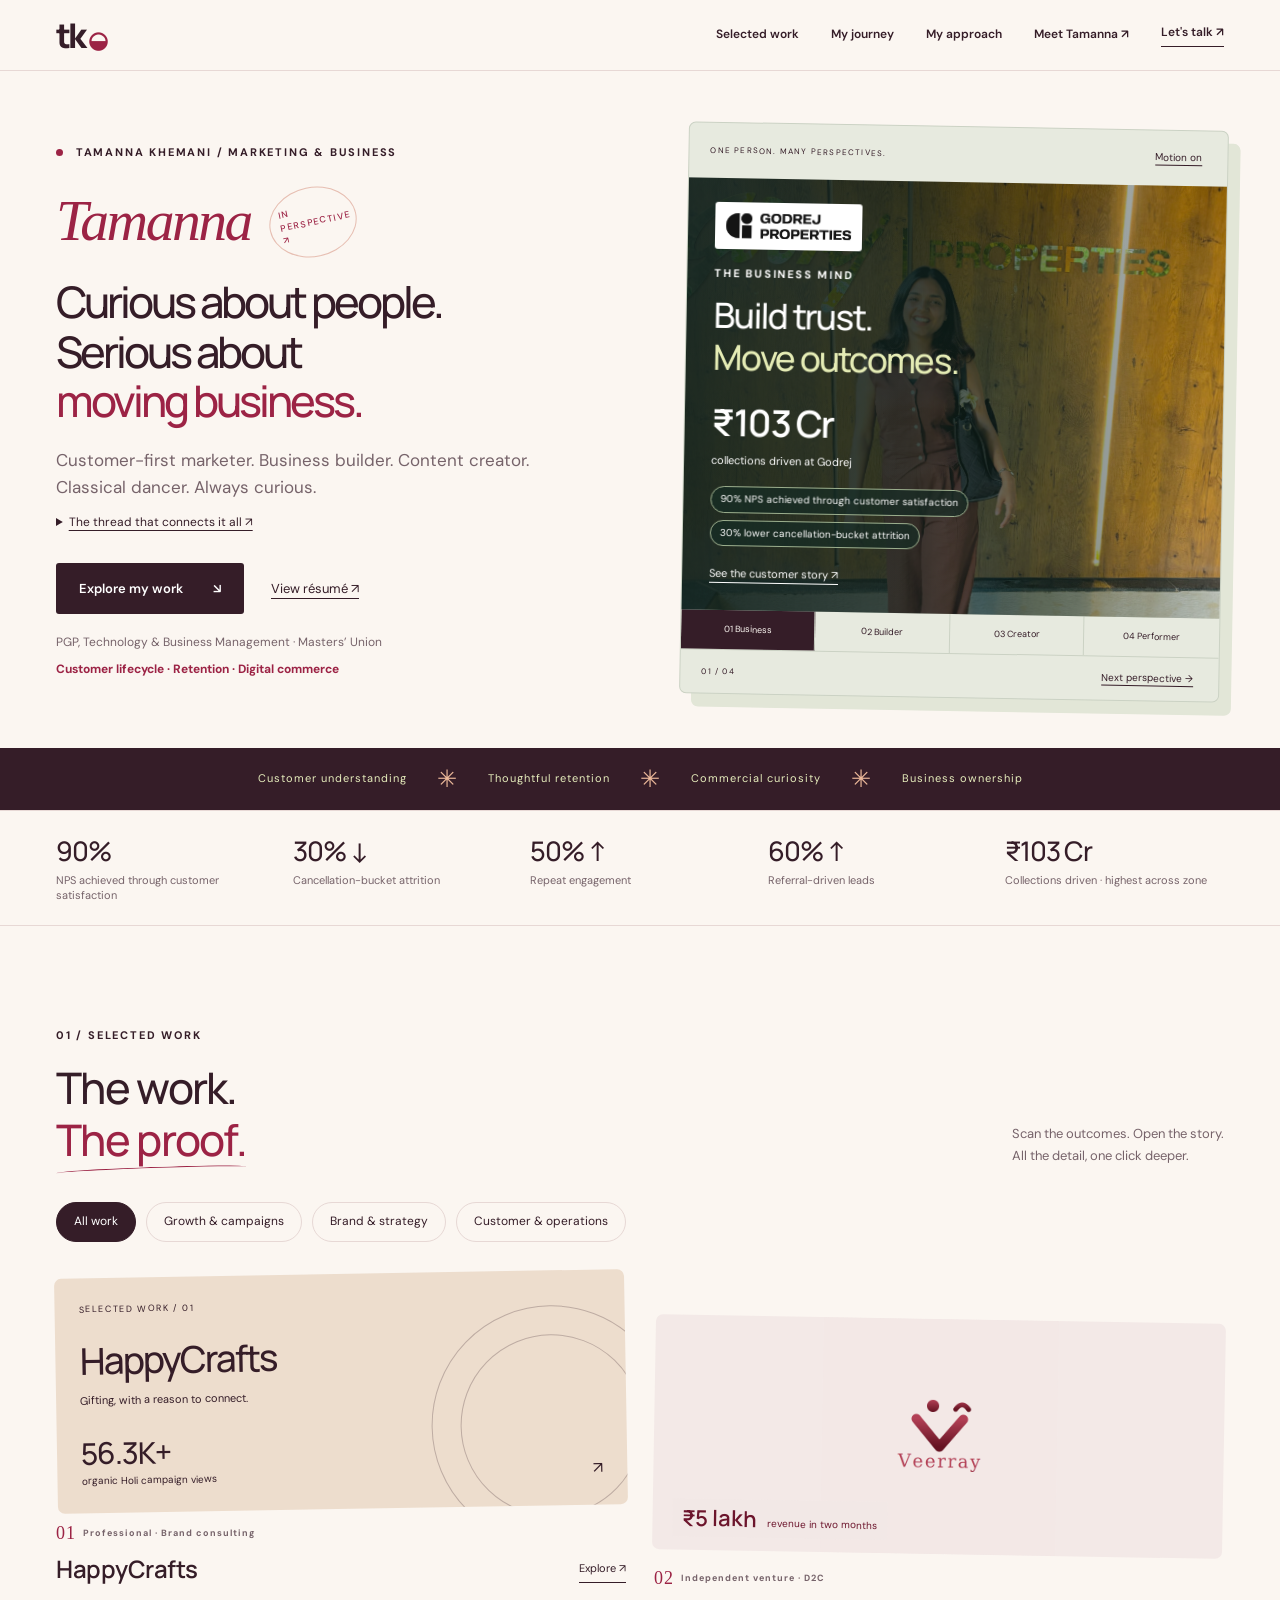
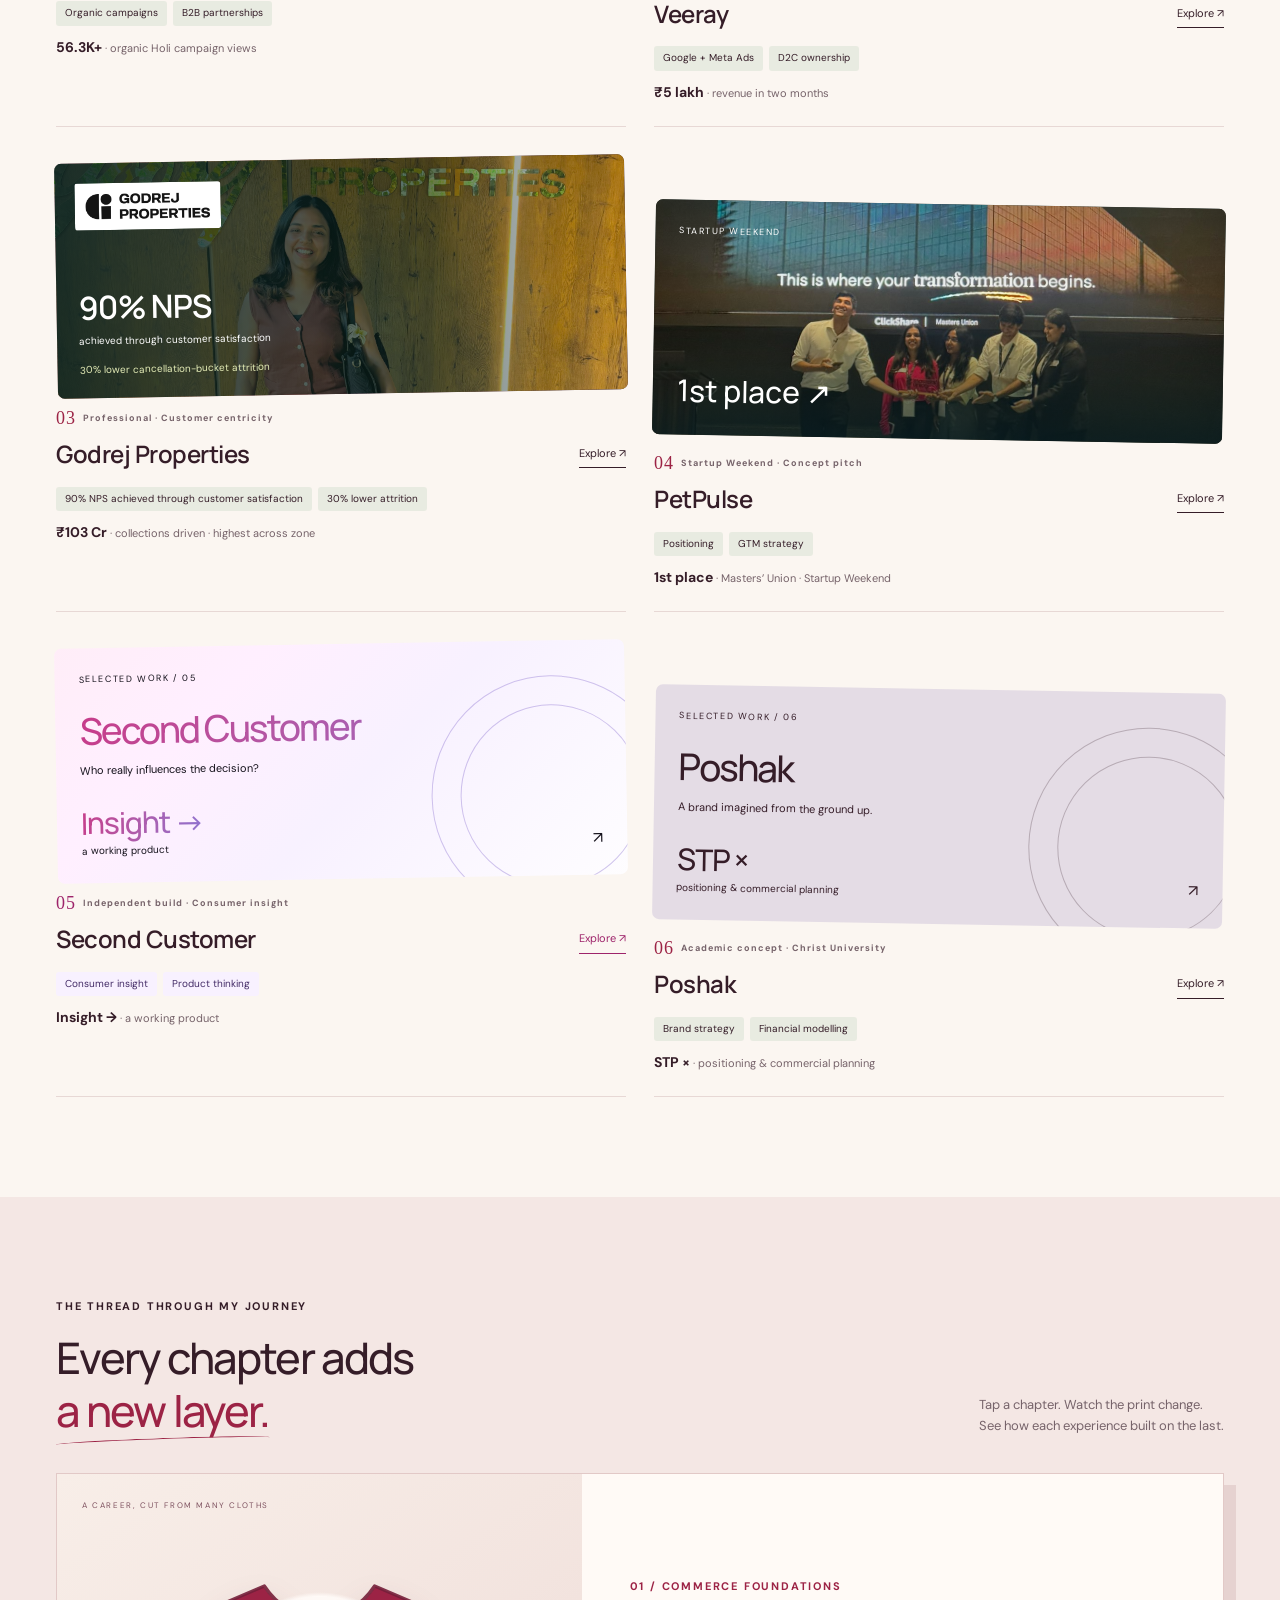
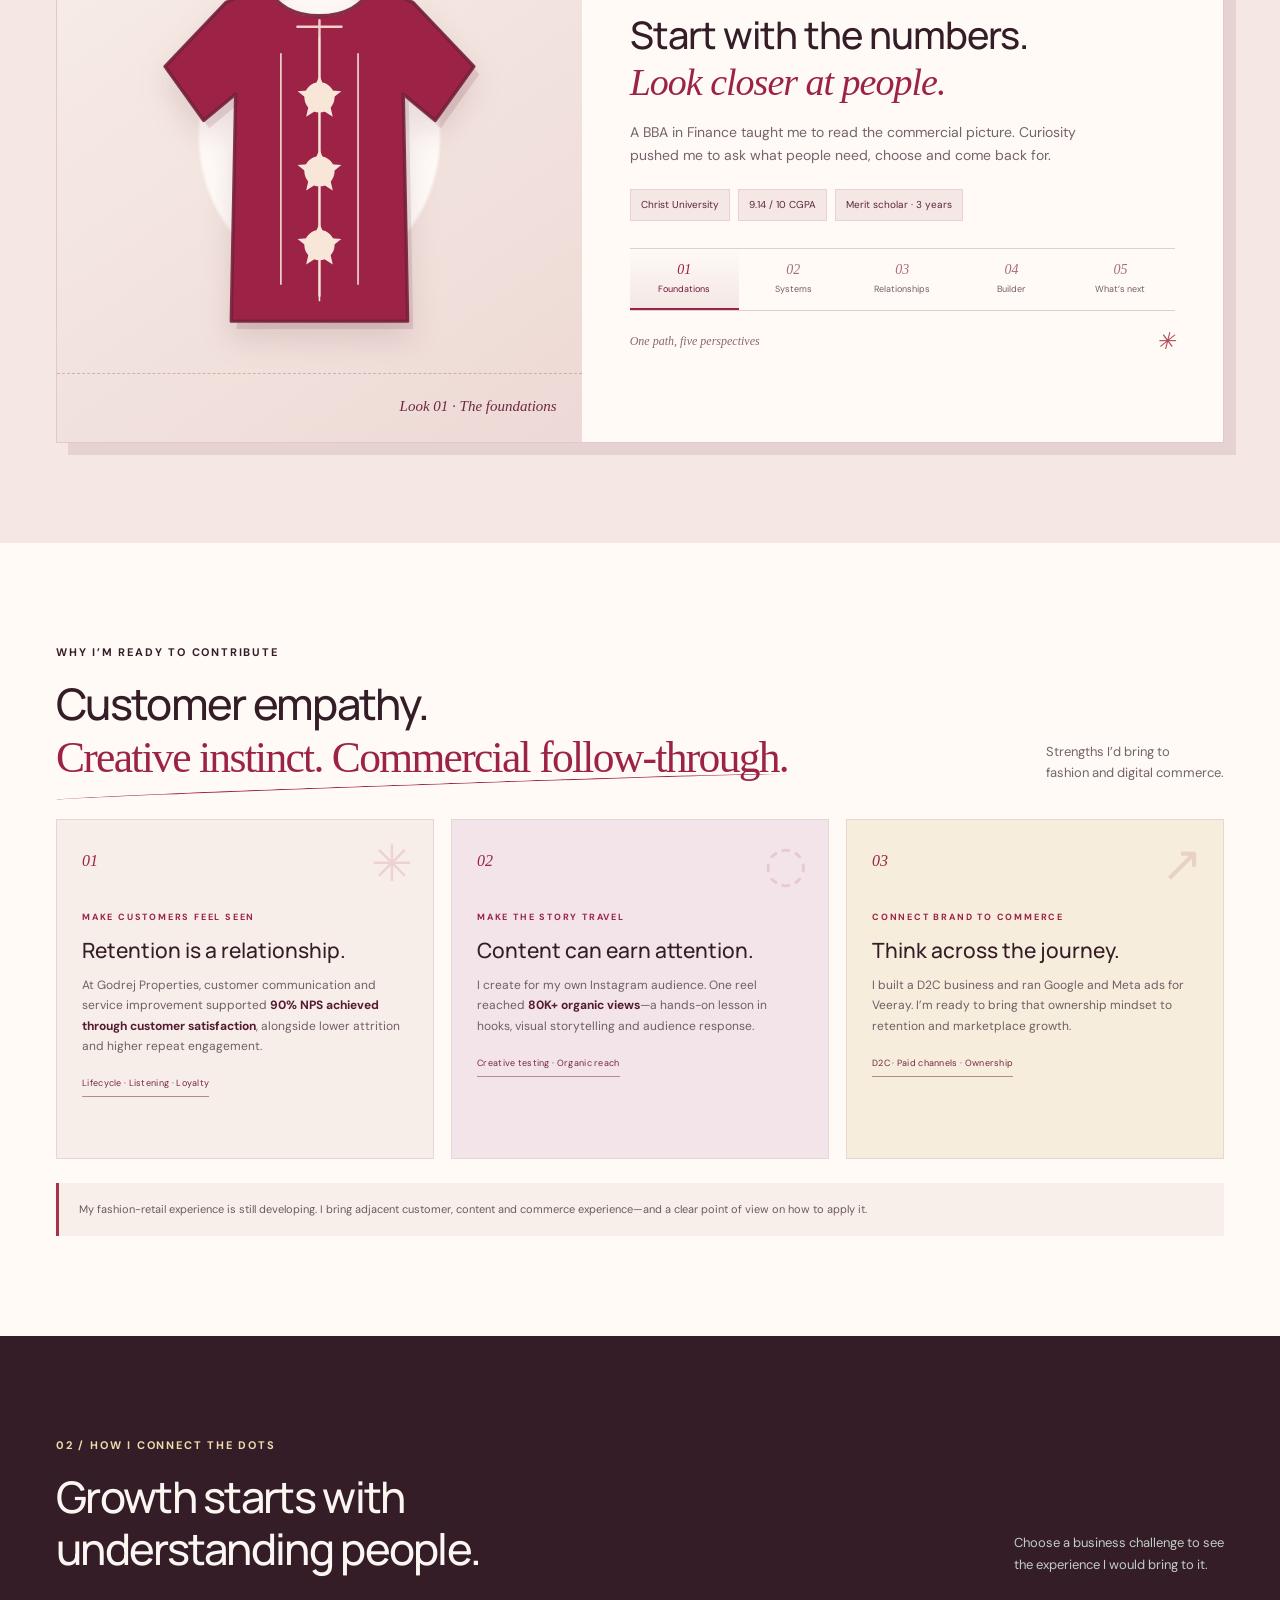
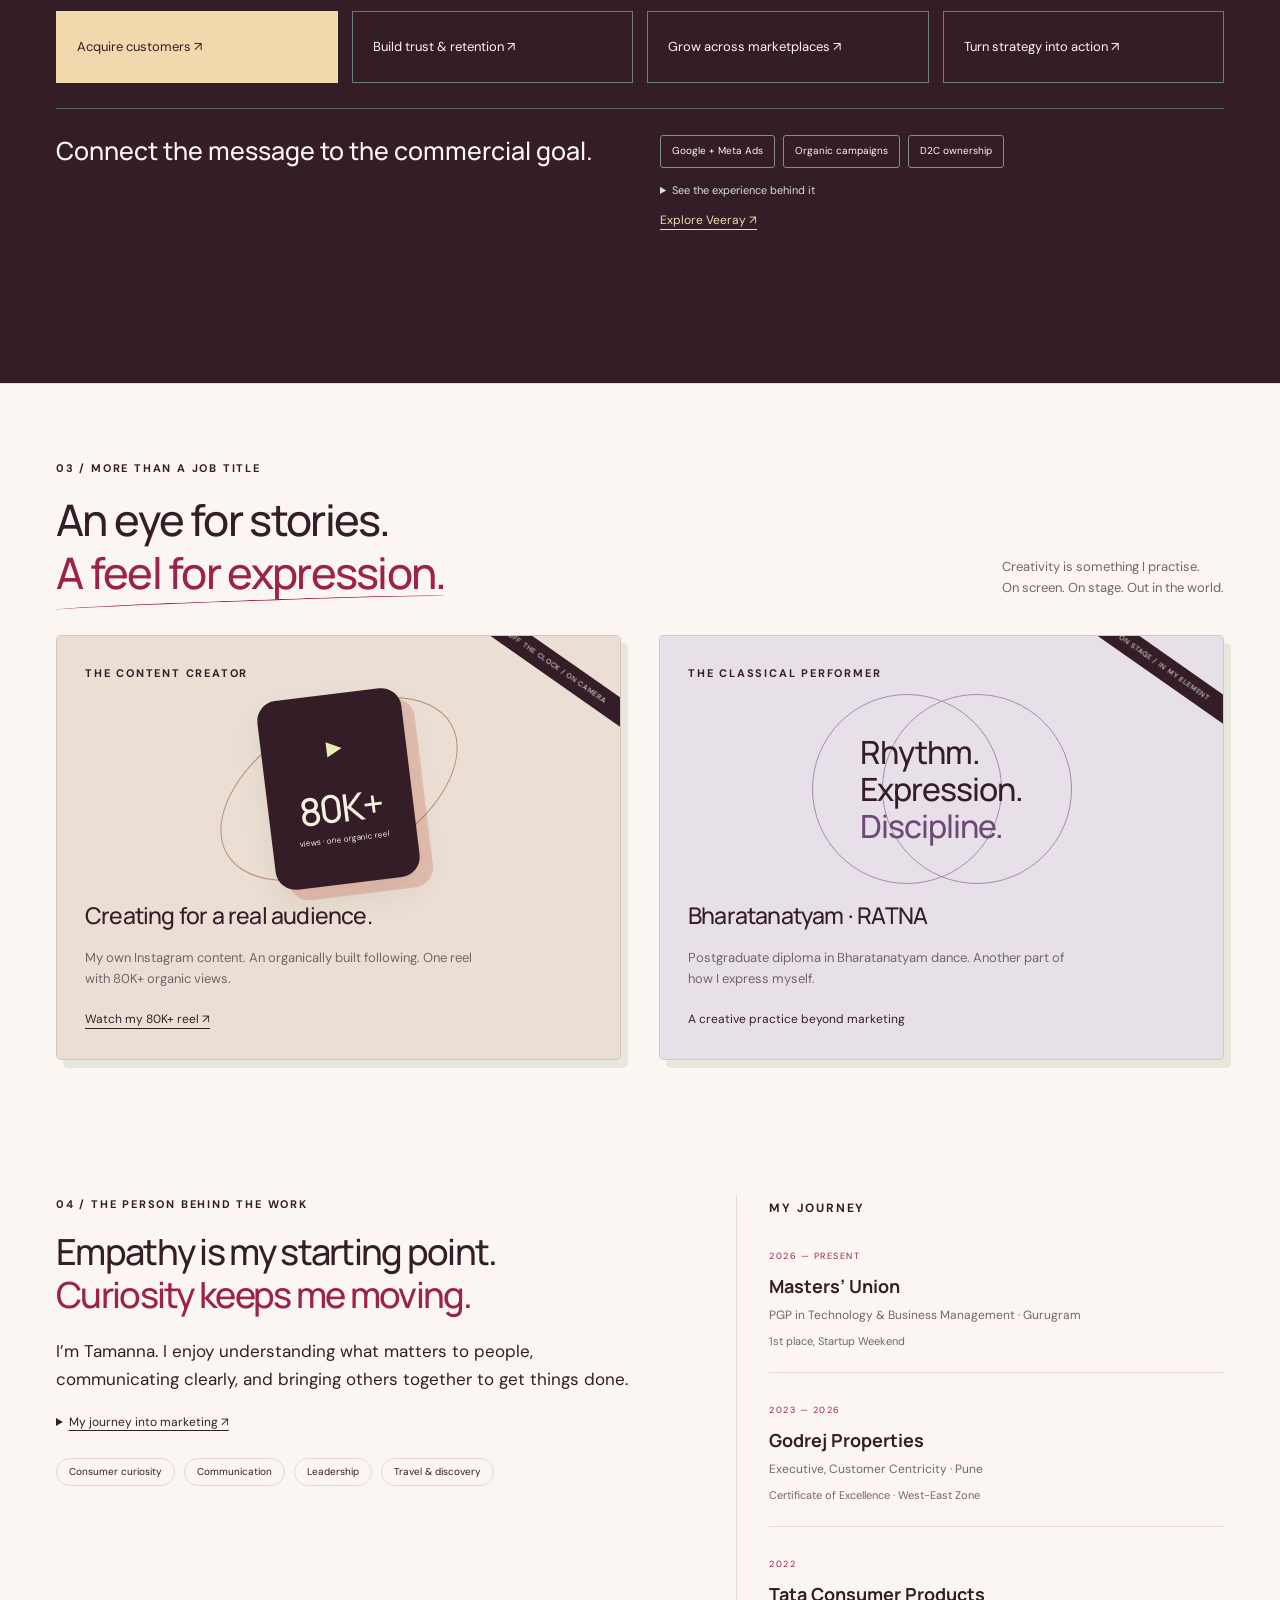
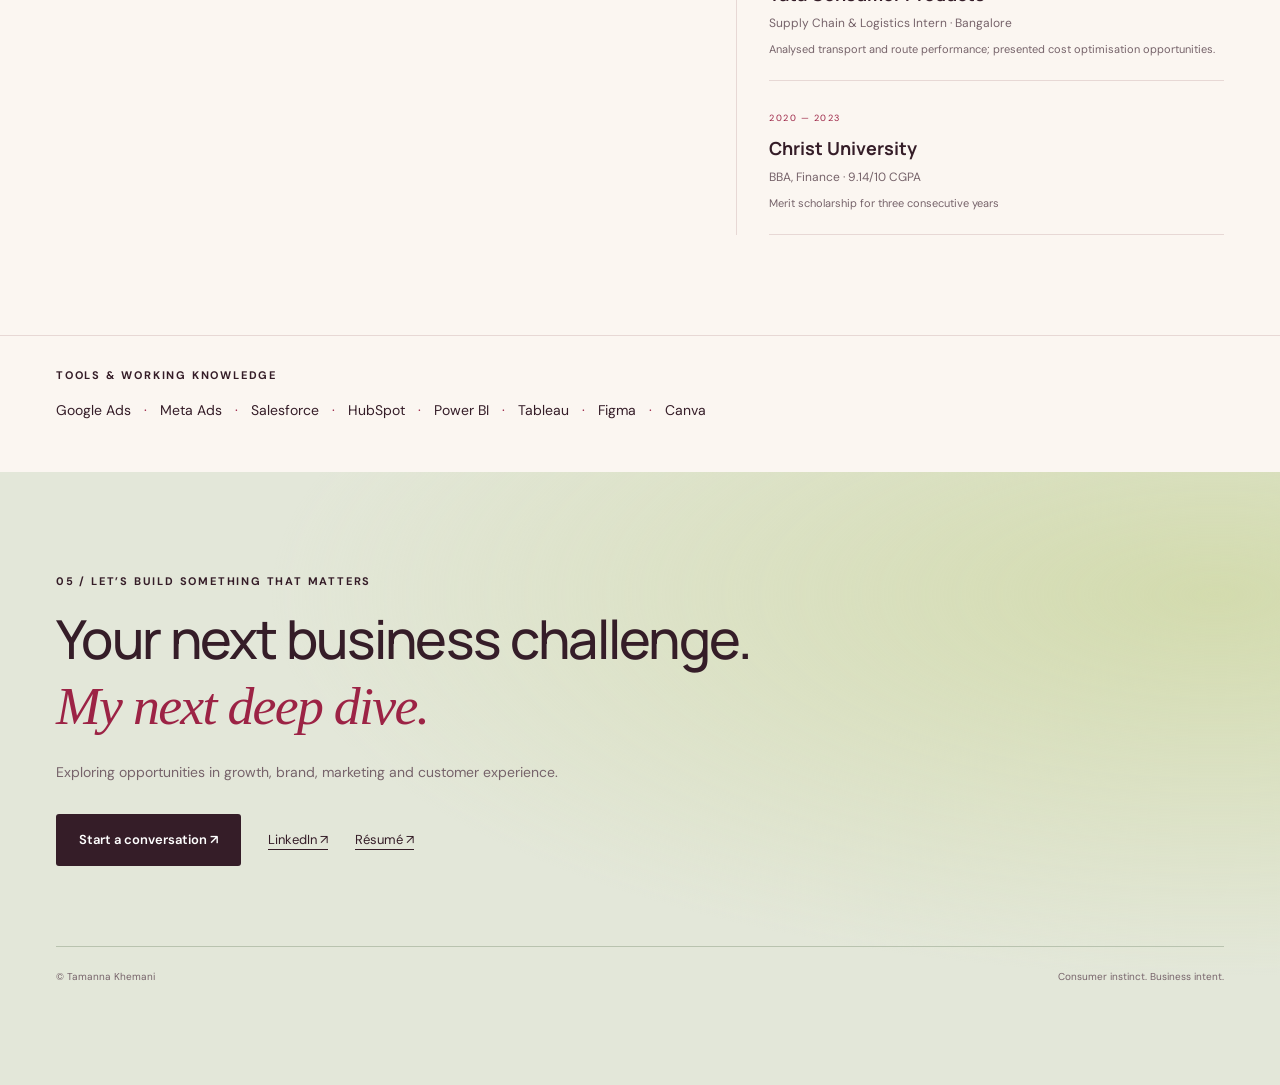
<file: index.html>
<!doctype html><html lang="en"><head><meta charset="utf-8"><meta name="viewport" content="width=device-width,initial-scale=1"><title>Tamanna Khemani — Growth, Brand & Customer Experience</title><meta name="description" content="Tamanna Khemani's selected work across campaigns, customer retention, D2C growth, go-to-market strategy and customer experience."><link rel="preconnect" href="https://fonts.googleapis.com"><link rel="preconnect" href="https://fonts.gstatic.com" crossorigin><link href="https://fonts.googleapis.com/css2?family=DM+Sans:wght@400;500;600;700&family=Manrope:wght@400;500;600;700;800&display=swap" rel="stylesheet"><link rel="stylesheet" href="style.css"><link rel="stylesheet" href="role-lens.css"></head><body>
<a class="skip" href="#main">Skip to content</a><nav aria-label="Main navigation"><a class="brand" href="#">tk<span>◒</span></a><div><a href="#work">Selected work</a><a href="#journey">My journey</a><a href="#approach">My approach</a><a href="about.html">Meet Tamanna ↗</a><a class="nav-contact" href="#contact">Let's talk ↗</a></div></nav>
<main id="main"><header class="hero shell"><div class="hero-copy"><p class="eyebrow"><span class="dot"></span> TAMANNA KHEMANI / MARKETING & BUSINESS</p><div class="hero-signature" aria-hidden="true">Tamanna<span>in perspective ↗</span></div><h1>Curious about people.<br>Serious about<br><em>moving business.</em></h1><p class="intro">Customer-first marketer. Business builder. Content creator.<br>Classical dancer. Always curious.</p><details class="hero-detail"><summary>The thread that connects it all ↗</summary><p>I connect consumer understanding with campaigns, retention and customer experience. From real estate relationships to building a D2C business, I like taking an idea all the way to execution.</p></details><div class="actions"><a class="button dark" href="#work">Explore my work <span>↘</span></a><a class="text-link" href="resume.pdf" target="_blank" rel="noopener">View résumé ↗</a></div><p class="caption">PGP, Technology & Business Management · Masters’ Union<br><strong>Customer lifecycle · Retention · Digital commerce</strong></p></div><div class="story" aria-label="Explore Tamanna’s story"><div class="story-top"><span>ONE PERSON. MANY PERSPECTIVES.</span><button id="motion-toggle" aria-pressed="false">Motion on</button></div><div class="story-stage" id="story-stage" aria-live="polite"></div><div class="story-nav" aria-label="Choose a story chapter"><button data-story="0" aria-pressed="true">01 Business</button><button data-story="1" aria-pressed="false">02 Builder</button><button data-story="2" aria-pressed="false">03 Creator</button><button data-story="3" aria-pressed="false">04 Performer</button></div><div class="story-footer"><span id="story-counter">01 / 04</span><button id="story-next">Next perspective →</button></div></div></header>
<div class="creative-ribbon" aria-label="Areas of interest"><span>Customer understanding</span><b>✳</b><span>Thoughtful retention</span><b>✳</b><span>Commercial curiosity</span><b>✳</b><span>Business ownership</span></div><div class="proof shell"><div><strong>90%</strong><span>NPS achieved through customer satisfaction</span></div><div><strong>30% ↓</strong><span>Cancellation-bucket attrition</span></div><div><strong>50% ↑</strong><span>Repeat engagement</span></div><div><strong>60% ↑</strong><span>Referral-driven leads</span></div><div><strong>₹103 Cr</strong><span>Collections driven · highest across zone</span></div></div>
<section id="work" class="shell section"><div class="section-heading"><div><p class="eyebrow">01 / SELECTED WORK</p><h2>The work.<br><em>The proof.</em></h2></div><p>Scan the outcomes. Open the story.<br>All the detail, one click deeper.</p></div><div class="filters" aria-label="Filter projects"><button aria-pressed="true" data-filter="all">All work</button><button aria-pressed="false" data-filter="growth">Growth & campaigns</button><button aria-pressed="false" data-filter="strategy">Brand & strategy</button><button aria-pressed="false" data-filter="customer">Customer & operations</button></div><p id="filter-status" class="sr-only" role="status"></p><div class="project-grid" id="projects"></div></section>
<section class="style-journey" id="journey"><div class="shell section"><div class="section-heading"><div><p class="eyebrow">THE THREAD THROUGH MY JOURNEY</p><h2>Every chapter adds<br><em>a new layer.</em></h2></div><p>Tap a chapter. Watch the print change.<br>See how each experience built on the last.</p></div><div class="journey-studio" data-look="commerce"><div class="journey-visual"><span class="studio-note">A CAREER, CUT FROM MANY CLOTHS</span><svg class="kurta-art" viewBox="0 0 360 390" role="img" aria-labelledby="kurta-title"><title id="kurta-title">An illustrated kurta whose print changes with each career chapter</title><defs><clipPath id="kurta-clip"><path d="M130 39 95 54 40 112l35 49 29-24-4 206h160l-4-206 29 24 35-49-55-58-35-15c-12 18-27 27-50 27s-38-9-50-27Z"/></clipPath></defs><path class="kurta-shadow" d="M130 39 95 54 40 112l35 49 29-24-4 206h160l-4-206 29 24 35-49-55-58-35-15c-12 18-27 27-50 27s-38-9-50-27Z"/><path class="fabric-base" d="M130 39 95 54 40 112l35 49 29-24-4 206h160l-4-206 29 24 35-49-55-58-35-15c-12 18-27 27-50 27s-38-9-50-27Z"/><g class="fabric-print" clip-path="url(#kurta-clip)"><path d="M180 85v240M145 100v210M215 100v210"/><circle cx="180" cy="140" r="13"/><circle cx="180" cy="207" r="13"/><circle cx="180" cy="274" r="13"/><path d="m180 122 5 12 13 1-10 8 3 13-11-7-11 7 3-13-10-8 13-1Z"/><path d="m180 189 5 12 13 1-10 8 3 13-11-7-11 7 3-13-10-8 13-1Z"/><path d="m180 256 5 12 13 1-10 8 3 13-11-7-11 7 3-13-10-8 13-1Z"/></g><path class="kurta-stitch" d="M130 39c12 18 27 27 50 27s38-9 50-27M160 76h40M180 70v250"/><path class="kurta-outline" d="M130 39 95 54 40 112l35 49 29-24-4 206h160l-4-206 29 24 35-49-55-58-35-15c-12 18-27 27-50 27s-38-9-50-27Z"/></svg><span class="look-caption" id="look-caption">Look 01 · The foundations</span><span class="stitch-line" aria-hidden="true"></span></div><div class="journey-copy"><p class="eyebrow" id="journey-kicker">01 / COMMERCE FOUNDATIONS</p><h3 id="journey-title">Start with the numbers.<br><em>Look closer at people.</em></h3><p id="journey-description">A BBA in Finance taught me to read the commercial picture. Curiosity pushed me to ask what people need, choose and come back for.</p><div class="journey-proof" id="journey-proof"><span>Christ University</span><span>9.14 / 10 CGPA</span><span>Merit scholar · 3 years</span></div><div class="journey-controls" aria-label="Career chapters"><button data-journey="0" aria-pressed="true"><span>01</span> Foundations</button><button data-journey="1" aria-pressed="false"><span>02</span> Systems</button><button data-journey="2" aria-pressed="false"><span>03</span> Relationships</button><button data-journey="3" aria-pressed="false"><span>04</span> Builder</button><button data-journey="4" aria-pressed="false"><span>05</span> What’s next</button></div><p class="journey-footnote">One path, five perspectives <span>✳</span></p></div></div></div></section>
<section class="hire-me"><div class="shell section"><div class="section-heading"><div><p class="eyebrow">WHY I’M READY TO CONTRIBUTE</p><h2>Customer empathy.<br><em>Creative instinct. Commercial follow-through.</em></h2></div><p>Strengths I’d bring to<br>fashion and digital commerce.</p></div><div class="hire-grid"><article><span class="hire-number">01</span><span class="hire-symbol" aria-hidden="true">✳</span><p class="eyebrow">MAKE CUSTOMERS FEEL SEEN</p><h3>Retention is a relationship.</h3><p>At Godrej Properties, customer communication and service improvement supported <strong>90% NPS achieved through customer satisfaction</strong>, alongside lower attrition and higher repeat engagement.</p><span class="hire-tag">Lifecycle · Listening · Loyalty</span></article><article><span class="hire-number">02</span><span class="hire-symbol" aria-hidden="true">◌</span><p class="eyebrow">MAKE THE STORY TRAVEL</p><h3>Content can earn attention.</h3><p>I create for my own Instagram audience. One reel reached <strong>80K+ organic views</strong>—a hands-on lesson in hooks, visual storytelling and audience response.</p><span class="hire-tag">Creative testing · Organic reach</span></article><article><span class="hire-number">03</span><span class="hire-symbol" aria-hidden="true">↗</span><p class="eyebrow">CONNECT BRAND TO COMMERCE</p><h3>Think across the journey.</h3><p>I built a D2C business and ran Google and Meta ads for Veeray. I’m ready to bring that ownership mindset to retention and marketplace growth.</p><span class="hire-tag">D2C · Paid channels · Ownership</span></article></div><p class="hire-note">My fashion-retail experience is still developing. I bring adjacent customer, content and commerce experience—and a clear point of view on how to apply it.</p></div></section>
<section id="approach" class="approach"><div class="shell section"><div class="section-heading"><div><p class="eyebrow">02 / HOW I CONNECT THE DOTS</p><h2>Growth starts with<br>understanding people.</h2></div><p>Choose a business challenge to see<br>the experience I would bring to it.</p></div><div class="challenge-buttons" aria-label="Choose a business challenge"><button aria-pressed="true" data-challenge="acquisition">Acquire customers ↗</button><button aria-pressed="false" data-challenge="retention">Build trust & retention ↗</button><button aria-pressed="false" data-challenge="marketplace">Grow across marketplaces ↗</button><button aria-pressed="false" data-challenge="execution">Turn strategy into action ↗</button></div><div class="challenge-result" id="challenge-result" aria-live="polite"></div></div></section>
<section id="beyond" class="shell section beyond"><div class="section-heading"><div><p class="eyebrow">03 / MORE THAN A JOB TITLE</p><h2>An eye for stories.<br><em>A feel for expression.</em></h2></div><p>Creativity is something I practise.<br>On screen. On stage. Out in the world.</p></div><div class="identity-grid"><article class="creator-card"><span class="corner-label">OFF THE CLOCK / ON CAMERA</span><span class="eyebrow">THE CONTENT CREATOR</span><div class="reel-art" aria-hidden="true"><div class="reel-frame"><span>▶</span><strong>80K+</strong><small>views · one organic reel</small></div><div class="reel-ring"></div></div><h3>Creating for a real audience.</h3><p>My own Instagram content. An organically built following. One reel with 80K+ organic views.</p><a href="https://www.instagram.com/reel/DaINUgLhk4j/" target="_blank" rel="noopener">Watch my 80K+ reel ↗</a></article><article class="dance-card"><span class="corner-label">ON STAGE / IN MY ELEMENT</span><span class="eyebrow">THE CLASSICAL PERFORMER</span><div class="dance-art" aria-hidden="true"><span class="dance-orbit"></span><span class="dance-orbit second"></span><div>Rhythm.<br>Expression.<br><em>Discipline.</em></div></div><h3>Bharatanatyam · RATNA</h3><p>Postgraduate diploma in Bharatanatyam dance. Another part of how I express myself.</p><span class="identity-foot">A creative practice beyond marketing</span></article></div></section><section id="about" class="shell section about"><div><p class="eyebrow">04 / THE PERSON BEHIND THE WORK</p><h2>Empathy is my starting point.<br><em>Curiosity keeps me moving.</em></h2><p class="about-lead">I’m Tamanna. I enjoy understanding what matters to people, communicating clearly, and bringing others together to get things done.</p><details class="full-story"><summary>My journey into marketing ↗</summary><p>At Godrej Properties, I worked on customer relationships through a high-consideration purchase journey. Building Veeray and working on HappyCrafts brought me closer to acquisition, campaigns and commercial decisions. Now, at Masters’ Union, I’m connecting that experience with brand and growth strategy.</p><p>Outside work, I love travelling and learning from new places and experiences. That same curiosity shapes how I approach consumers and businesses.</p></details><div class="interest-tags"><span>Consumer curiosity</span><span>Communication</span><span>Leadership</span><span>Travel & discovery</span></div></div><aside class="journey"><p class="eyebrow">MY JOURNEY</p><div><span>2026 — PRESENT</span><h3>Masters’ Union</h3><p>PGP in Technology & Business Management · Gurugram</p><small>1st place, Startup Weekend</small></div><div><span>2023 — 2026</span><h3>Godrej Properties</h3><p>Executive, Customer Centricity · Pune</p><small>Certificate of Excellence · West-East Zone</small></div><div><span>2022</span><h3>Tata Consumer Products</h3><p>Supply Chain & Logistics Intern · Bangalore</p><small>Analysed transport and route performance; presented cost optimisation opportunities.</small></div><div><span>2020 — 2023</span><h3>Christ University</h3><p>BBA, Finance · 9.14/10 CGPA</p><small>Merit scholarship for three consecutive years</small></div></aside></section>
<section class="toolbox shell"><p class="eyebrow">TOOLS & WORKING KNOWLEDGE</p><p>Google Ads <span>·</span> Meta Ads <span>·</span> Salesforce <span>·</span> HubSpot <span>·</span> Power BI <span>·</span> Tableau <span>·</span> Figma <span>·</span> Canva</p></section>
<section id="contact" class="contact"><div class="shell section"><p class="eyebrow">05 / LET’S BUILD SOMETHING THAT MATTERS</p><h2>Your next business challenge.<br><em>My next deep dive.</em></h2><p>Exploring opportunities in growth, brand, marketing and customer experience.</p><div class="actions"><a class="button light" href="mailto:tamanna.khemani2027@mastersunion.org">Start a conversation ↗</a><a href="https://www.linkedin.com/in/tamanna-khemani-b3609922b" target="_blank" rel="noopener">LinkedIn ↗</a><a href="resume.pdf" target="_blank" rel="noopener">Résumé ↗</a></div><footer><span>© Tamanna Khemani</span><span>Consumer instinct. Business intent.</span></footer></div></section></main>
<dialog id="case-dialog" aria-labelledby="case-title"><button class="close" aria-label="Close case study">Close ×</button><div id="case-content"></div></dialog><script src="script.js"></script></body></html>
</file>
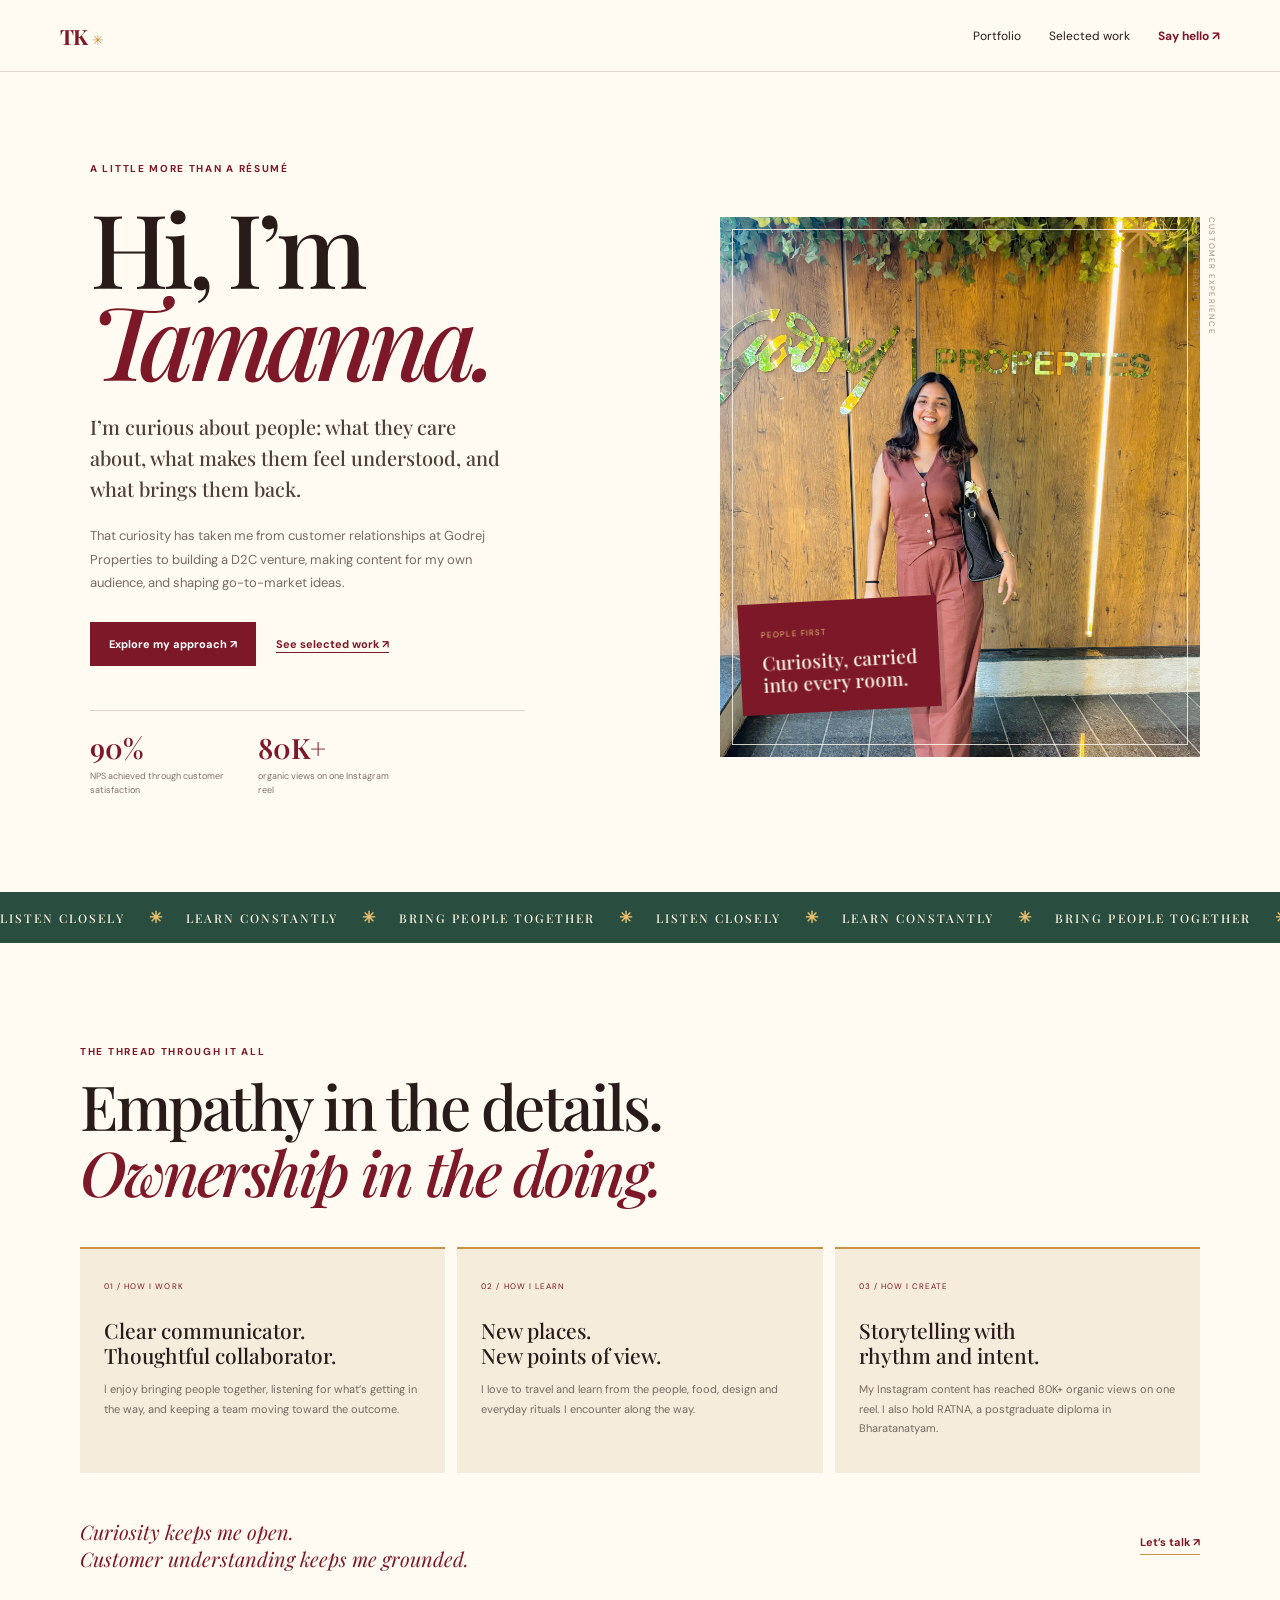
<file: about.html>
<!doctype html>
<html lang="en">
<head>
  <meta charset="utf-8">
  <meta name="viewport" content="width=device-width,initial-scale=1">
  <meta name="theme-color" content="#7d1828">
  <title>Meet Tamanna Khemani</title>
  <meta name="description" content="Meet Tamanna Khemani: customer-first marketer, business builder, content creator and Bharatanatyam dancer.">
  <link rel="preconnect" href="https://fonts.googleapis.com"><link rel="preconnect" href="https://fonts.gstatic.com" crossorigin>
  <link href="https://fonts.googleapis.com/css2?family=DM+Sans:wght@400;500;600;700&family=Playfair+Display:ital,wght@0,500;0,600;0,700;1,500;1,600&display=swap" rel="stylesheet">
  <link rel="stylesheet" href="about.css">
</head>
<body>
  <a class="skip" href="#main">Skip to content</a>
  <nav class="nav"><a class="monogram" href="index.html">TK<span>✳</span></a><div class="nav-links"><a href="index.html">Portfolio</a><a href="index.html#work">Selected work</a><a class="nav-cta" href="mailto:tamanna.khemani2027@mastersunion.org">Say hello ↗</a></div></nav>
  <main id="main">
    <section class="portrait-hero">
      <div class="portrait-copy">
        <p class="eyebrow">A LITTLE MORE THAN A RÉSUMÉ</p>
        <h1>Hi, I’m<br><em>Tamanna.</em></h1>
        <p class="intro">I’m curious about people: what they care about, what makes them feel understood, and what brings them back.</p>
        <p class="intro small">That curiosity has taken me from customer relationships at Godrej Properties to building a D2C venture, making content for my own audience, and shaping go-to-market ideas.</p>
        <div class="portrait-links"><a class="button dark" href="index.html#approach">Explore my approach ↗</a><a class="inline-link" href="index.html#work">See selected work ↗</a></div>
        <div class="portrait-metrics"><div><strong>90%</strong><span>NPS achieved through customer satisfaction</span></div><div><strong>80K+</strong><span>organic views on one Instagram reel</span></div></div>
      </div>
      <div class="portrait-frame"><div class="frame-back"></div><img src="assets/godrej-tamanna.jpg" alt="Tamanna smiling at the Godrej Properties office" fetchpriority="high"><div class="photo-label"><span>PEOPLE FIRST</span><b>Curiosity, carried<br>into every room.</b></div><span class="orbit-star">✳</span><span class="frame-caption">TAMANNA / IN PERSPECTIVE</span></div>
      <div class="portrait-side-note">CUSTOMER EXPERIENCE<br>GROWTH · BRAND · STORY</div>
    </section>
    <div class="about-marquee"><div class="marquee-run"><span>LISTEN CLOSELY</span><b>✳</b><span>LEARN CONSTANTLY</span><b>✳</b><span>BRING PEOPLE TOGETHER</span><b>✳</b><span>LISTEN CLOSELY</span><b>✳</b><span>LEARN CONSTANTLY</span><b>✳</b><span>BRING PEOPLE TOGETHER</span><b>✳</b></div></div>
    <section class="about-details">
      <div class="detail-heading"><p class="eyebrow">THE THREAD THROUGH IT ALL</p><h2>Empathy in the details.<br><em>Ownership in the doing.</em></h2></div>
      <div class="detail-grid">
        <article><span>01 / HOW I WORK</span><h3>Clear communicator.<br>Thoughtful collaborator.</h3><p>I enjoy bringing people together, listening for what’s getting in the way, and keeping a team moving toward the outcome.</p></article>
        <article><span>02 / HOW I LEARN</span><h3>New places.<br>New points of view.</h3><p>I love to travel and learn from the people, food, design and everyday rituals I encounter along the way.</p></article>
        <article><span>03 / HOW I CREATE</span><h3>Storytelling with<br>rhythm and intent.</h3><p>My Instagram content has reached 80K+ organic views on one reel. I also hold RATNA, a postgraduate diploma in Bharatanatyam.</p></article>
      </div>
      <div class="about-end"><span>Curiosity keeps me open.<br>Customer understanding keeps me grounded.</span><a href="mailto:tamanna.khemani2027@mastersunion.org">Let’s talk ↗</a></div>
    </section>
  </main>
  <script src="about.js"></script>
</body>
</html>
</file>
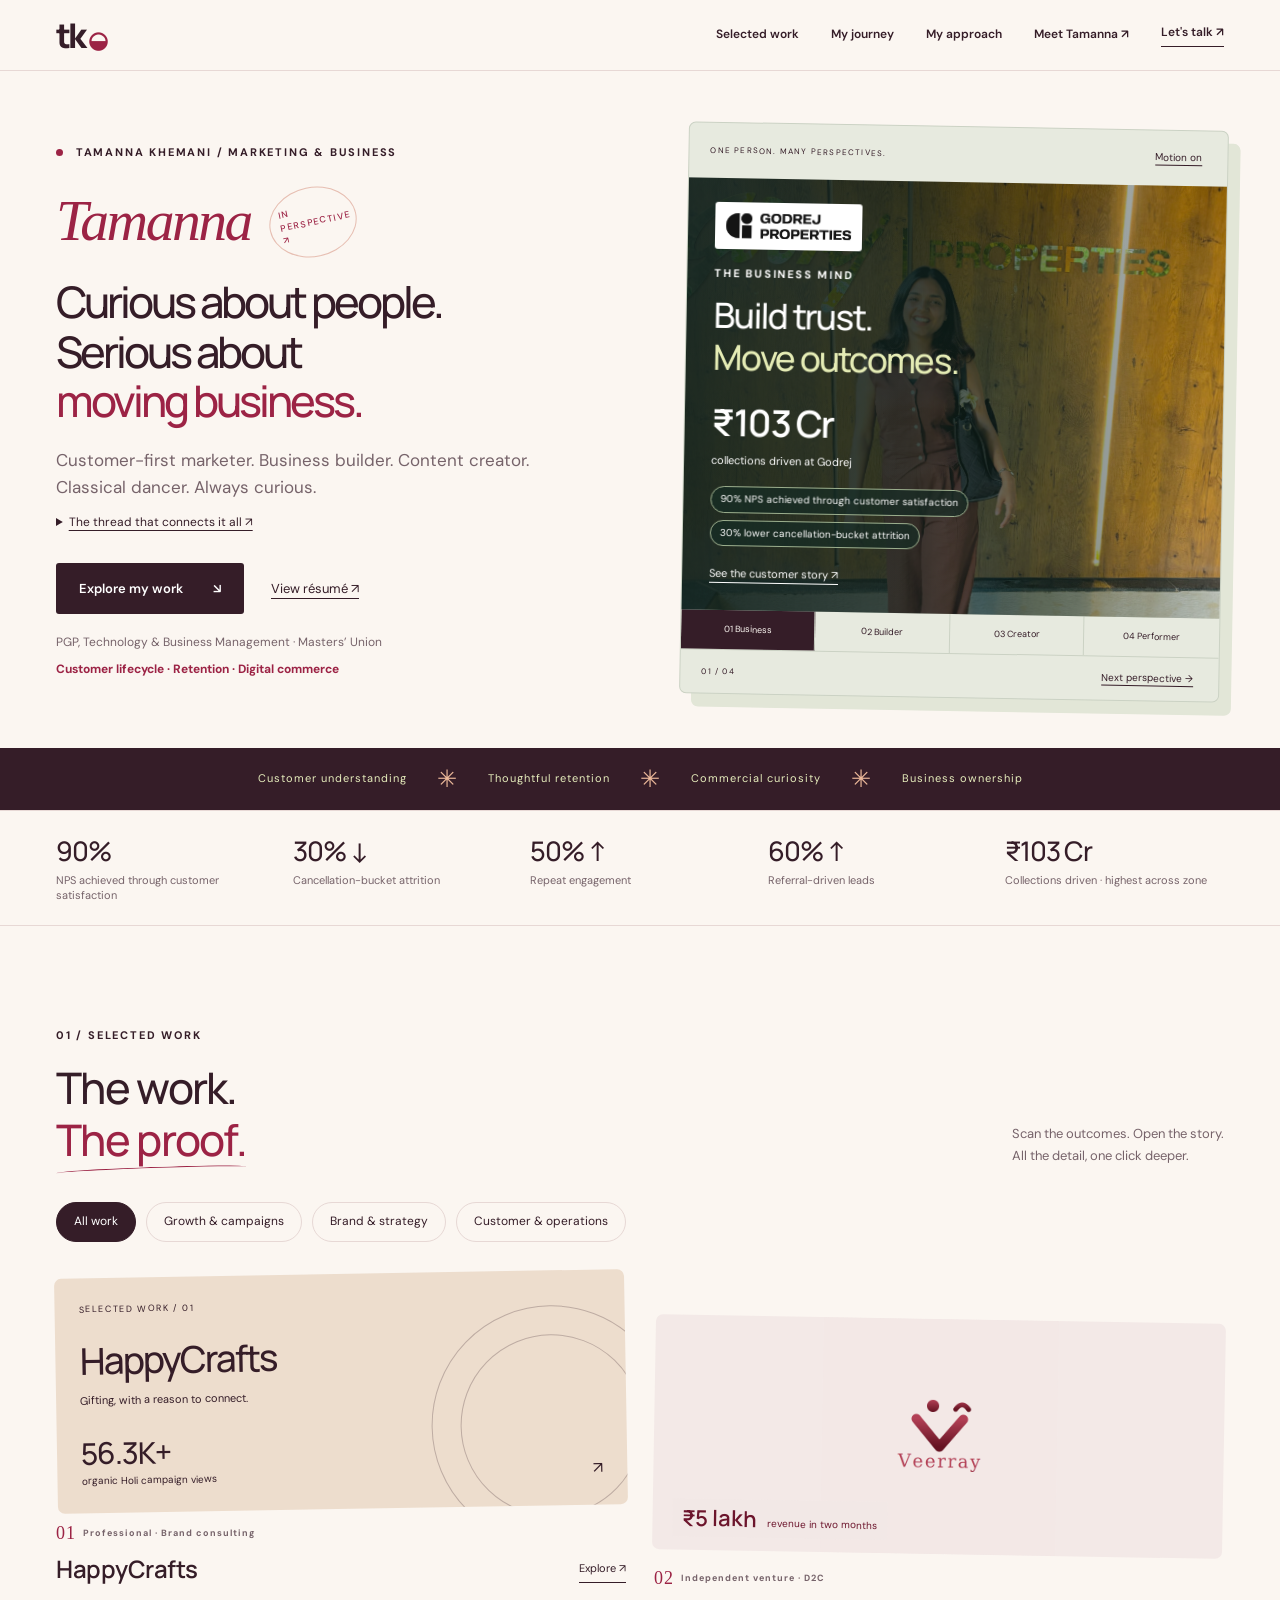
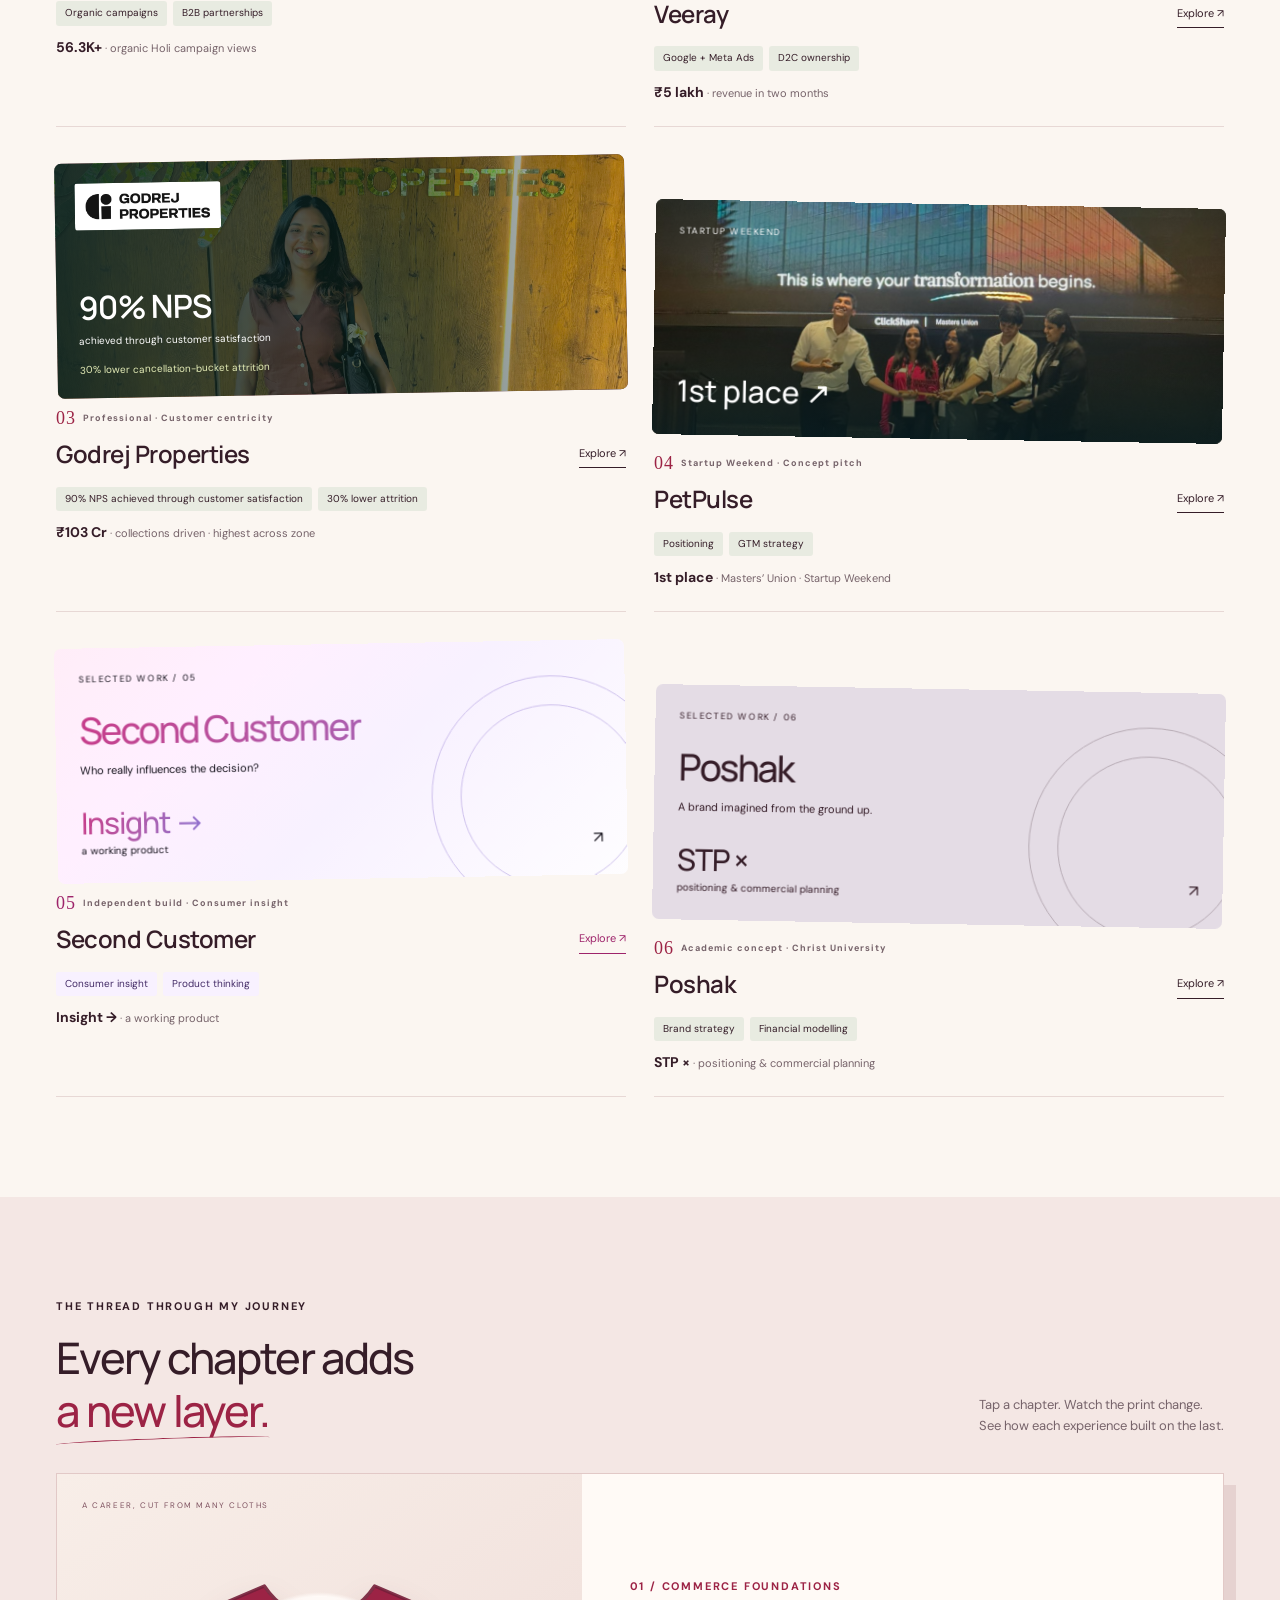
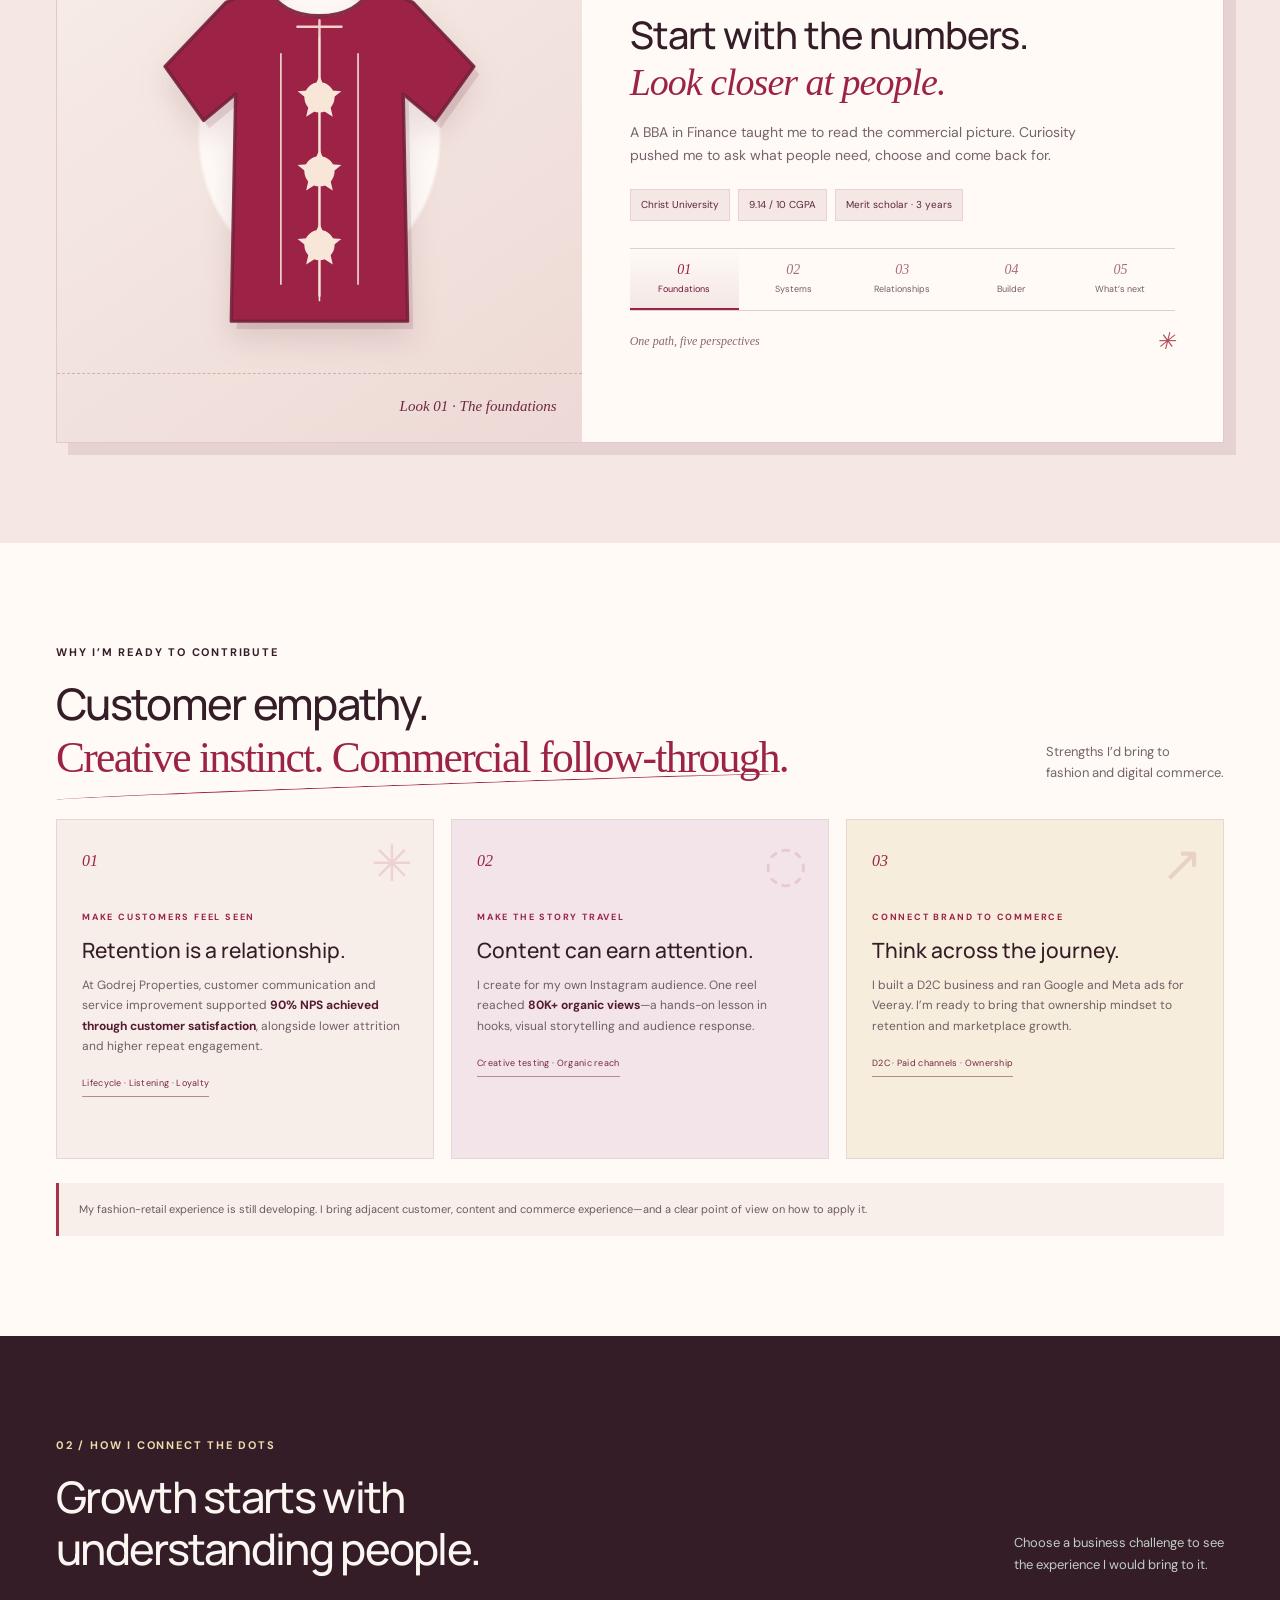
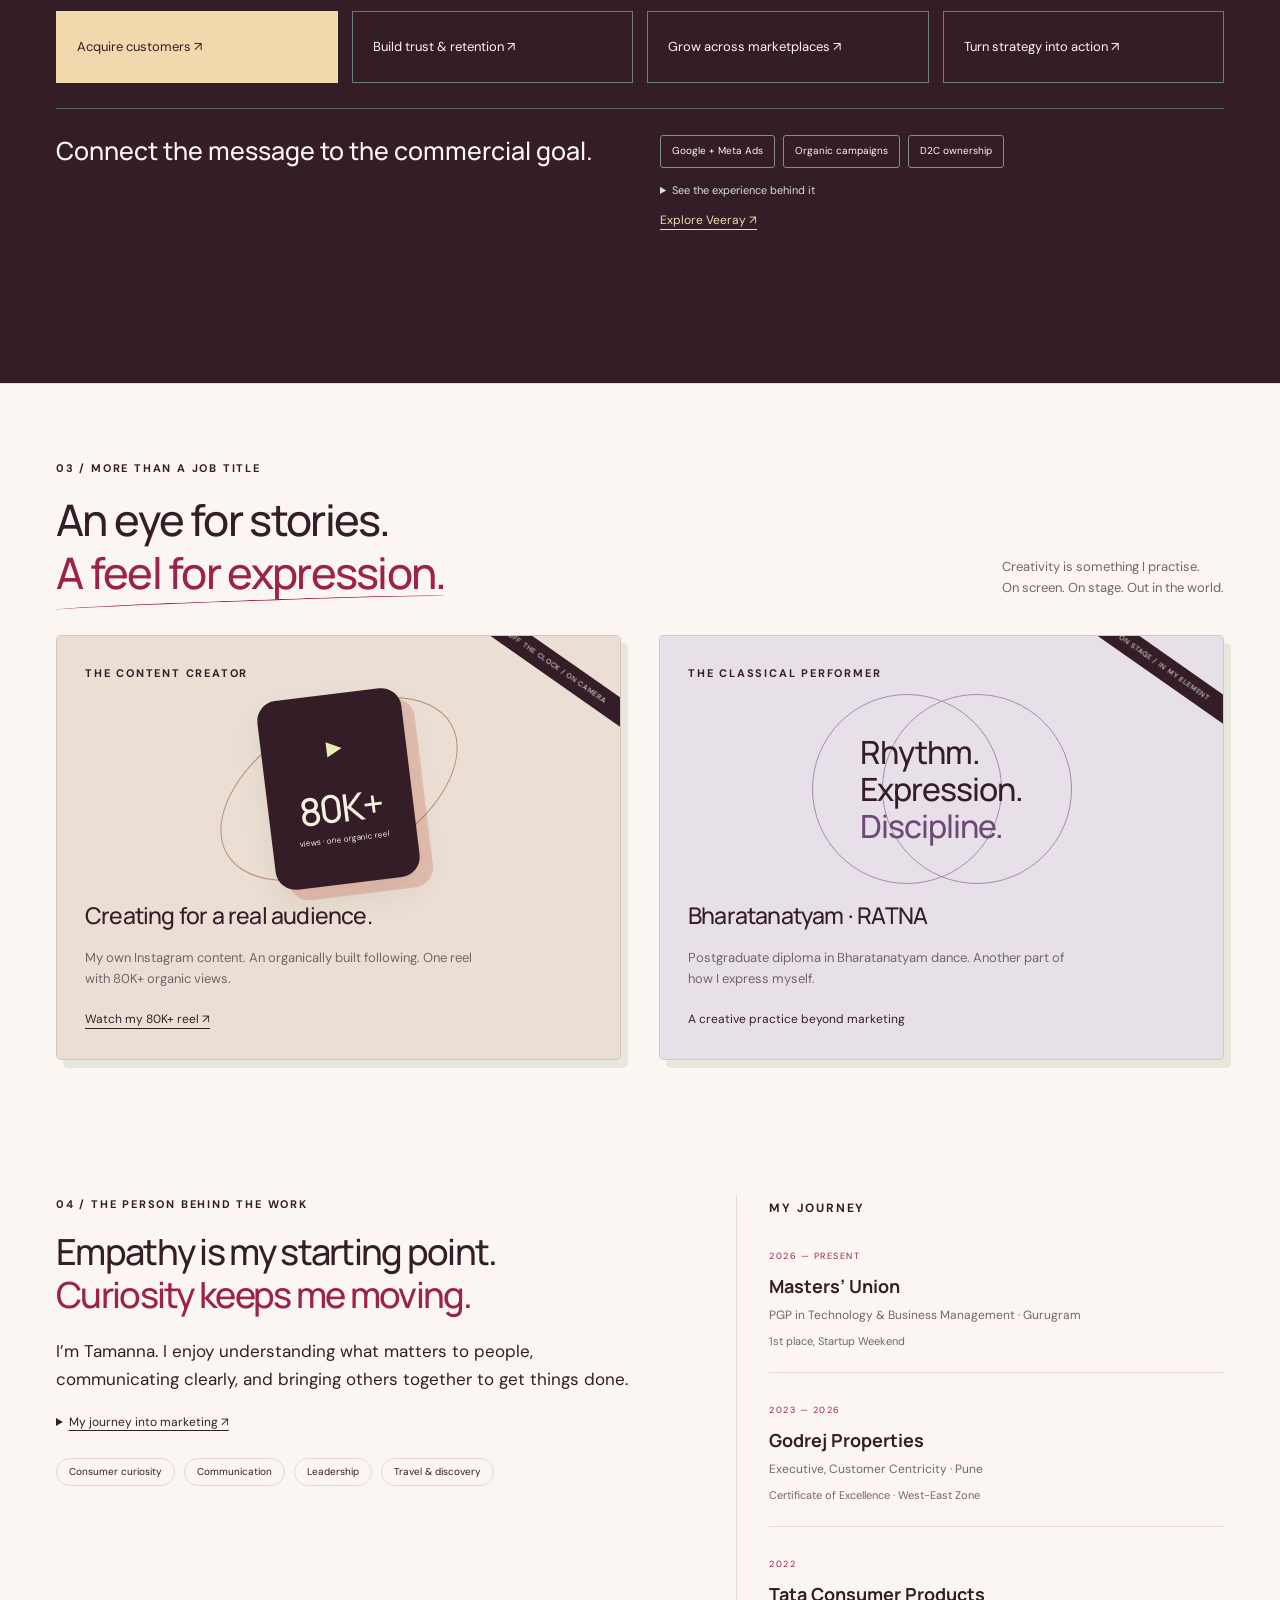
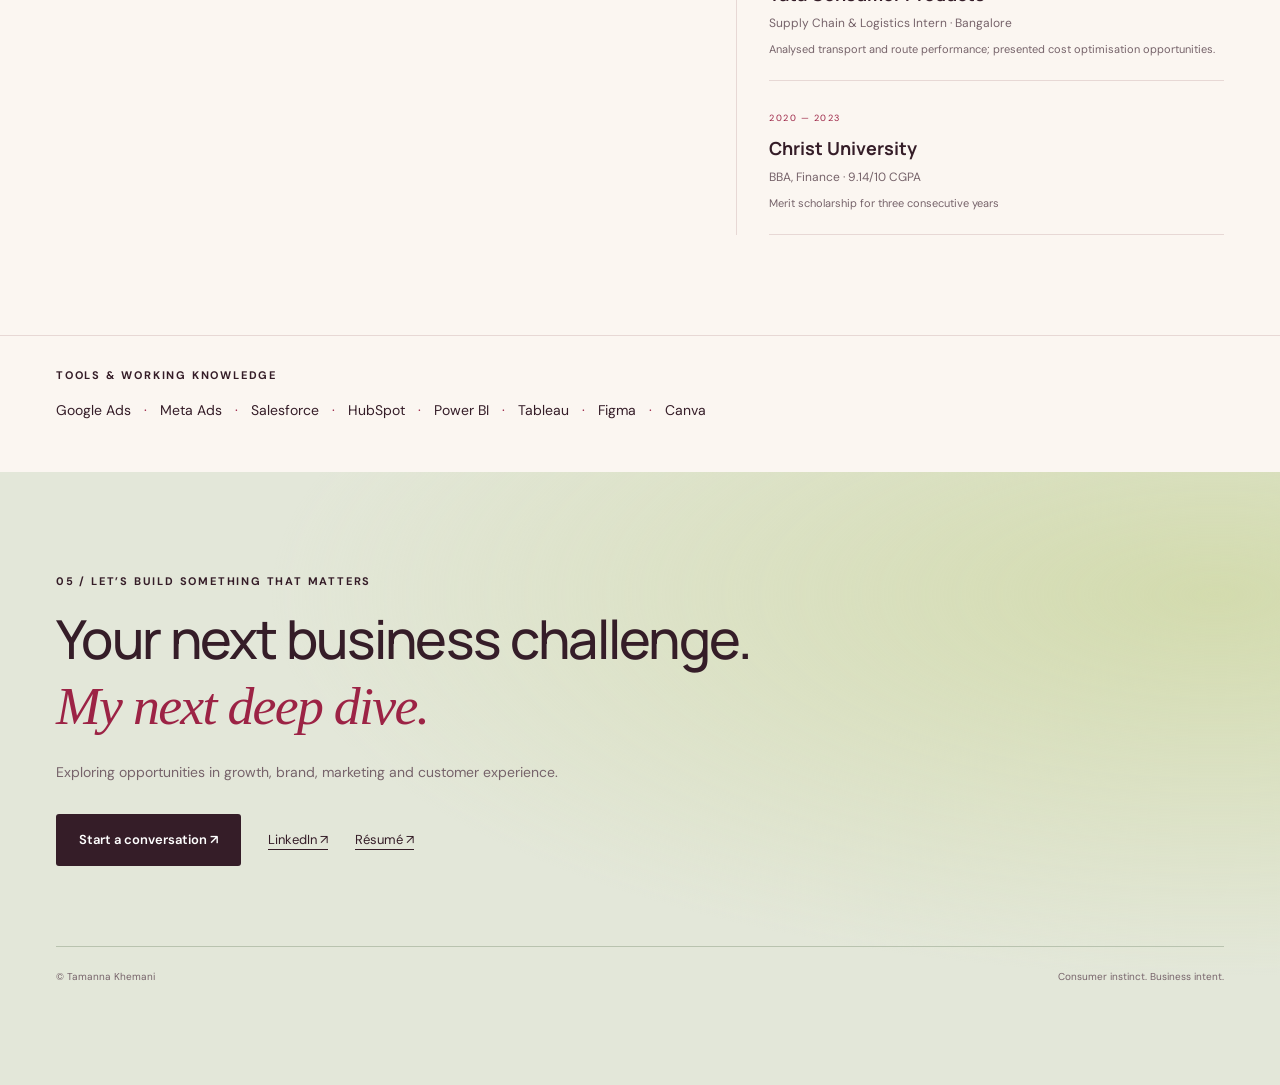
<file: biba.html>
<!doctype html>
<html lang="en">
<head>
  <meta charset="utf-8">
  <meta http-equiv="refresh" content="0;url=index.html">
  <meta name="robots" content="noindex">
  <title>Tamanna Khemani — Portfolio</title>
  <script>window.location.replace('index.html');</script>
</head>
<body><a href="index.html">Continue to Tamanna’s portfolio ↗</a></body>
</html>
</file>
<file: style.css>
:root{--paper:#f7f5ef;--ink:#172c2b;--muted:#52615c;--accent:#b84326;--line:#d4d8ce;--lime:#e2e9b8}*{box-sizing:border-box}html{scroll-behavior:smooth;scroll-padding-top:95px}body{margin:0;background:var(--paper);color:var(--ink);font:16px/1.65 'DM Sans',sans-serif}h1,h2,h3,p{margin:0}h1,h2,h3,.brand{font-family:Manrope,sans-serif}a{color:inherit;text-underline-offset:5px}button{font:inherit;cursor:pointer}button,a{-webkit-tap-highlight-color:transparent}a:focus-visible,button:focus-visible,summary:focus-visible{outline:3px solid var(--accent);outline-offset:5px}button:focus-visible{position:relative;z-index:2}.shell{max-width:1320px;margin:auto;padding-left:56px;padding-right:56px}.section{padding-top:100px;padding-bottom:100px}.eyebrow{font-size:11px;font-weight:700;letter-spacing:1.8px}.caption{font-size:12px;color:var(--muted);margin-top:27px}nav{position:sticky;top:0;z-index:5;background:#f7f5eff5;border-bottom:1px solid var(--line);padding:18px 56px;display:flex;align-items:center;justify-content:space-between}nav div{display:flex;gap:32px;align-items:center}nav a{text-decoration:none;font-size:12px;font-weight:600}.brand{font-size:34px;font-weight:800;letter-spacing:-3px;line-height:1}.brand span{color:var(--accent);font-size:23px;margin-left:4px}.nav-contact{border-bottom:1px solid;padding-bottom:3px}.hero{display:grid;grid-template-columns:1.25fr 1fr;gap:60px;padding-top:76px;padding-bottom:64px;align-items:center}h1{font-size:clamp(40px,4.5vw,66px);line-height:1.13;letter-spacing:-3px;font-weight:500;margin-top:24px}em{font-style:normal;color:var(--accent)}.intro{max-width:530px;font-size:15px;color:var(--muted);margin-top:25px}.dot{width:7px;height:7px;background:var(--accent);border-radius:50%;display:inline-block;margin-right:8px}.actions{display:flex;gap:27px;align-items:center;flex-wrap:wrap;margin-top:30px}.button{display:inline-flex;align-items:center;justify-content:space-between;gap:30px;padding:15px 23px;text-decoration:none;font-size:13px;font-weight:600;border-radius:3px;transition:transform .2s}.button:hover{transform:translateY(-3px)}.dark{background:var(--ink);color:white}.text-link{font-size:13px}.hero-art{min-height:440px;background:#e3e7d9;position:relative;overflow:hidden;padding:26px;color:var(--ink)}.art-top,.art-bottom{position:relative;z-index:1;font-size:9px;letter-spacing:1.5px;display:flex;justify-content:space-between}.art-word{position:relative;font:500 clamp(40px,4.2vw,60px)/1.18 Manrope;letter-spacing:-2px;margin-top:62px;z-index:1}.art-word span{color:#486157}.orbit{position:absolute;border:1px solid #94a48d;border-radius:50%;width:340px;height:340px;right:-120px;top:45px}.orbit-two{right:-65px;top:100px}.art-arrow{position:absolute;right:27px;bottom:52px;font-size:90px;line-height:1;color:var(--accent)}.art-note{position:relative;font-size:11px;line-height:1.6;margin:25px 0 40px}.art-bottom{border-top:1px solid #aebba4;padding-top:14px;font-size:8px}.proof{display:grid;grid-template-columns:repeat(4,1fr);border-top:1px solid var(--line);border-bottom:1px solid var(--line);padding-top:26px;padding-bottom:26px;gap:30px}.proof strong{font:500 30px Manrope;letter-spacing:-1px;display:block}.proof span{font-size:11px;color:var(--muted)}.section-heading{display:flex;justify-content:space-between;align-items:end;gap:35px;margin-bottom:36px}h2{font-size:clamp(30px,3.4vw,45px);font-weight:500;line-height:1.2;letter-spacing:-1.7px;margin-top:17px}.section-heading>p{font-size:13px;color:var(--muted)}.filters{display:flex;gap:10px;flex-wrap:wrap;margin-bottom:32px}.filters button{border:1px solid var(--line);border-radius:30px;padding:9px 17px;font-size:12px;background:transparent;color:var(--ink)}.filters button[aria-pressed=true]{background:var(--ink);color:white;border-color:var(--ink)}.project-grid{display:grid;grid-template-columns:1fr 1fr;gap:42px 28px}.project[hidden]{display:none}.project-visual{height:285px;position:relative;overflow:hidden;padding:30px;display:flex;flex-direction:column;justify-content:space-between}.project:nth-child(1) .project-visual{background:#edddcd}.project:nth-child(2) .project-visual{background:#dce3cf}.project:nth-child(3) .project-visual{background:#d5dfdf}.project:nth-child(4) .project-visual{background:#eadccf}.project:nth-child(5) .project-visual{background:#e3e4d6}.project:nth-child(6) .project-visual{background:#e4dce5}.visual-label{font-size:9px;letter-spacing:1.6px;position:relative;z-index:1}.visual-brand{font:500 43px Manrope;letter-spacing:-2px;position:relative;z-index:1;line-height:1.15}.visual-caption{font-size:12px;position:relative;z-index:1;margin-top:9px}.visual-shape{position:absolute;border:1px solid currentColor;width:240px;height:240px;border-radius:50%;right:-45px;top:35px;opacity:.25}.visual-shape:after{content:'';position:absolute;inset:28px;border:1px solid;border-radius:inherit}.visual-bottom{display:flex;justify-content:space-between;align-items:end;position:relative;z-index:1}.visual-bottom strong{font:500 34px Manrope;letter-spacing:-1px}.visual-bottom small{font-size:10px;display:block}.project-meta{padding-top:19px}.project-meta .eyebrow{font-size:9px;color:var(--muted);letter-spacing:1px}.project h3{font-size:22px;font-weight:600;letter-spacing:-.5px;margin:8px 0}.project p{font-size:13px;color:var(--muted);max-width:490px}.open-case{padding:10px 0 4px;border:0;border-bottom:1px solid;background:transparent;font-size:12px;color:var(--ink);margin-top:12px}.project-visual{transition:transform .25s}.project:hover .project-visual{transform:translateY(-4px)}.approach{background:var(--ink);color:var(--paper)}.approach .eyebrow{color:var(--lime)}.approach .section-heading>p{color:#c1cec6}.challenge-buttons{display:grid;grid-template-columns:repeat(3,1fr);gap:14px}.challenge-buttons button{padding:20px;text-align:left;border:1px solid #69807a;background:transparent;color:var(--paper);font-size:13px}.challenge-buttons button[aria-pressed=true]{background:var(--lime);border-color:var(--lime);color:var(--ink)}.challenge-result{margin-top:25px;padding-top:26px;border-top:1px solid #536761;display:grid;grid-template-columns:1fr 1fr;gap:40px;min-height:155px}.challenge-result h3{font-size:25px;font-weight:500;line-height:1.3}.challenge-result p{font-size:14px;color:#d5ded9}.challenge-result a{font-size:12px;display:inline-block;margin-top:14px;color:var(--lime)}.about{display:grid;grid-template-columns:1.2fr 1fr;gap:95px}.about h2{font-size:36px}.about p:not(.eyebrow){color:var(--muted);font-size:14px;margin-top:20px}.about .about-lead{font-size:18px!important;color:var(--ink)!important}.interest-tags{display:flex;flex-wrap:wrap;gap:9px;margin-top:25px}.interest-tags span{font-size:10px;border:1px solid var(--line);border-radius:20px;padding:5px 12px}.journey{border-left:1px solid var(--line);padding-left:32px}.journey>div{padding:22px 0;border-bottom:1px solid var(--line)}.journey span{font-size:9px;letter-spacing:1.5px;color:var(--accent)}.journey h3{font-size:18px;margin-top:5px}.journey p{margin-top:4px!important;font-size:12px!important}.journey small{font-size:11px;color:var(--muted);display:block;margin-top:6px}.toolbox{border-top:1px solid var(--line);padding-top:30px;padding-bottom:50px}.toolbox>p:last-child{margin-top:15px;font-size:14px}.toolbox span{margin:0 9px;color:var(--accent)}.contact{background:#e3e7d9}.contact h2{font-size:clamp(33px,4.2vw,56px)}.contact>div>p:not(.eyebrow){color:var(--muted);margin-top:23px;font-size:14px}.light{background:var(--ink);color:white}.contact .actions>a:not(.button){font-size:13px}footer{margin-top:80px;border-top:1px solid #b9c3af;padding-top:22px;display:flex;justify-content:space-between;font-size:10px;color:var(--muted)}dialog{width:min(850px,calc(100% - 32px));max-height:85vh;border:0;padding:45px;background:var(--paper);color:var(--ink);border-radius:5px}dialog::backdrop{background:#0b211dc9;backdrop-filter:blur(5px)}.close{float:right;background:transparent;border:1px solid var(--line);padding:7px 14px;font-size:12px;color:var(--ink)}dialog h2{clear:both;padding-top:15px}dialog .case-intro{font-size:17px;margin:20px 0 30px}dialog dl{display:grid;grid-template-columns:140px 1fr;gap:20px;margin:0}dialog dt{font-size:10px;letter-spacing:1px;font-weight:700;text-transform:uppercase;color:var(--accent)}dialog dd{margin:0;font-size:14px}dialog .case-link{display:inline-block;margin-top:30px;font-size:13px}.case-note{font-size:11px;color:var(--muted);border-top:1px solid var(--line);padding-top:17px;margin-top:30px}.sr-only,.skip{position:absolute;width:1px;height:1px;overflow:hidden;clip-path:inset(50%)}.skip:focus{position:fixed;clip-path:none;width:auto;height:auto;top:10px;left:10px;z-index:30;background:white;padding:12px}@media(max-width:900px){.shell{padding-left:30px;padding-right:30px}nav{padding:17px 30px}.hero{gap:30px}h1{letter-spacing:-2px}.hero-art{min-height:410px}.about{gap:40px}.section{padding-top:70px;padding-bottom:70px}.project-visual{height:250px}.visual-brand{font-size:36px}}@media(max-width:650px){nav{padding:15px 20px}nav div{gap:15px}nav a{font-size:10px}nav div a:nth-child(2){display:none}.shell{padding-left:22px;padding-right:22px}.hero{grid-template-columns:1fr;padding-top:45px;padding-bottom:38px;gap:35px}h1{font-size:43px;letter-spacing:-2px}.hero-art{min-height:380px}.art-word{font-size:49px;margin-top:40px}.proof{grid-template-columns:1fr 1fr;gap:24px}.proof strong{font-size:27px}.proof span{font-size:10px}.section-heading{display:block}.section-heading>p{margin-top:18px}.project-grid{grid-template-columns:1fr;gap:35px}.project-visual{height:270px}.challenge-buttons{grid-template-columns:1fr;gap:9px}.challenge-buttons button{padding:13px 17px}.challenge-result{grid-template-columns:1fr;gap:17px}.about{grid-template-columns:1fr;gap:40px}.about h2{font-size:32px}.journey{padding-left:23px}dialog{padding:25px}dialog dl{grid-template-columns:1fr;gap:9px}dialog dd{margin-bottom:15px}.contact .actions{gap:22px}footer{gap:20px;margin-top:55px}.eyebrow{font-size:9px}.toolbox>p:last-child{font-size:12px}}@media(prefers-reduced-motion:reduce){html{scroll-behavior:auto}*,*:before,*:after{transition:none!important;animation:none!important}}
/* Visual story: progressive detail, with user-controlled motion. */
.hero{grid-template-columns:1.08fr 1fr;gap:45px;padding-top:55px;padding-bottom:50px}.hero h1{font-size:clamp(39px,4.1vw,59px)}.intro{font-size:17px;line-height:1.6;margin-top:22px}.hero-detail{max-width:460px;margin-top:12px}.hero-detail summary,.full-story summary{font-size:12px;cursor:pointer;text-underline-offset:4px;text-decoration:underline}.hero-detail p{font-size:13px;color:var(--muted);margin-top:12px}.hero .caption{margin-top:19px}.story{border:1px solid #cbd2c4;border-radius:7px;background:#e7eadf;overflow:hidden;min-width:0}.story-top,.story-footer{display:flex;justify-content:space-between;align-items:center;padding:15px 21px;gap:12px;font-size:8px;letter-spacing:1.2px}.story-top button,.story-footer button{font-size:10px;background:transparent;border:0;color:var(--ink);padding:4px;text-decoration:underline;text-underline-offset:4px;letter-spacing:0}.story-stage{position:relative;min-height:355px}.story-scene{position:relative;isolation:isolate;overflow:hidden;padding:24px 27px;min-height:355px;animation:scene-focus .65s cubic-bezier(.2,.7,.2,1) both}.story-scene h2{font-size:clamp(29px,3vw,42px);margin-top:16px;letter-spacing:-1.7px;position:relative;z-index:1}.scene-ring{position:absolute;border:1px solid #98ab92;width:330px;height:330px;border-radius:50%;right:-140px;top:10px;z-index:-1;transition:transform .8s}.scene-ring.inner{right:-95px;top:70px}.story-scene[data-scene="2"]{background:#ecdcd2}.story-scene[data-scene="3"]{background:#e5dde7}.story-scene[data-scene="3"] .scene-ring{border-color:#9f83a9;border-radius:45% 55% 60% 40%;transform:rotate(-30deg)}.scene-result{display:flex;flex-direction:column;margin-top:24px}.scene-result strong{font:600 37px/1.1 Manrope;letter-spacing:-1.5px}.scene-result>span{font-size:11px;margin-top:8px}.scene-tags{display:flex;gap:7px;flex-wrap:wrap;margin-top:17px}.scene-tags span{font-size:9px;border:1px solid #a6b3a0;padding:4px 9px;border-radius:30px}.story-scene>a{font-size:11px;display:inline-block;margin-top:18px}.story-photo{position:absolute;inset:0;width:100%;height:100%;object-fit:cover;object-position:center 73%;z-index:-2}.with-photo:before{content:'';position:absolute;inset:0;background:linear-gradient(90deg,#0a201be8,#0a201b42);z-index:-1}.with-photo{color:white}.with-photo em{color:#e5ecb5}.with-photo .scene-tags span{border-color:#c1cfae}.story-nav{display:grid;grid-template-columns:repeat(4,1fr);gap:0;border-top:1px solid #cbd2c4;border-bottom:1px solid #cbd2c4}.story-nav button{background:transparent;color:var(--ink);border:0;border-right:1px solid #cbd2c4;padding:12px 4px;font-size:9px;transition:background .2s}.story-nav button:last-child{border-right:0}.story-nav button[aria-pressed=true]{background:var(--ink);color:var(--paper)}.story-footer{padding-top:9px;padding-bottom:9px}.proof{padding-top:21px;padding-bottom:21px}.proof strong{font-size:29px}.project-grid{gap:32px 28px}.project-visual{height:235px;padding:24px}.visual-brand{font-size:37px}.visual-caption{font-size:11px}.visual-bottom strong{font-size:30px}.project-title-row{display:flex;justify-content:space-between;align-items:center;gap:12px}.project h3{font-size:20px;margin:5px 0}.open-case{margin:0;padding:5px 0;font-size:11px;white-space:nowrap}.project-meta{padding-top:14px}.capability-chips{display:flex;gap:6px;flex-wrap:wrap;margin-top:8px}.capability-chips span{font-size:10px;background:#e8ebe1;padding:4px 9px;border-radius:3px}.project .metric-line{font-size:11px;margin-top:10px}.project .metric-line strong{font-size:14px;color:var(--ink)}.photo-visual{padding:0;background:#1a2925!important}.photo-visual>img{width:100%;height:100%;object-fit:cover;object-position:center 72%;transition:transform .6s}.project:hover .photo-visual>img{transform:scale(1.045)}.photo-caption{position:absolute;inset:0;display:flex;flex-direction:column;justify-content:space-between;padding:24px;color:white;background:linear-gradient(#061c2255,transparent 40%,#061c22c9)}.photo-caption span{font-size:9px;letter-spacing:1.5px}.photo-caption strong{font:500 30px Manrope}.beyond{padding-top:75px;padding-bottom:65px;border-top:1px solid var(--line)}.identity-grid{display:grid;grid-template-columns:1fr 1fr;gap:28px}.identity-grid article{padding:28px;background:#ebdfd5;position:relative;overflow:hidden}.identity-grid .dance-card{background:#e7e0e9}.identity-grid h3{font-size:23px;font-weight:500;letter-spacing:-.8px}.identity-grid p{font-size:13px;color:var(--muted);margin-top:12px;max-width:400px}.identity-grid a,.identity-foot{font-size:12px;margin-top:20px;display:inline-block}.reel-art{height:215px;position:relative;display:flex;align-items:center;justify-content:center}.reel-frame{position:relative;z-index:1;background:var(--ink);color:#f5f1df;border-radius:20px;transform:rotate(-7deg);width:145px;height:190px;display:flex;align-items:center;justify-content:center;flex-direction:column;box-shadow:12px 12px 0 #b8432636;transition:transform .5s}.reel-frame>span{font-size:20px;color:#e6eeb6}.reel-frame strong{font:500 38px Manrope;letter-spacing:-2px;margin-top:17px}.reel-frame small{font-size:8px}.creator-card:hover .reel-frame{transform:rotate(0) translateY(-5px)}.reel-ring{position:absolute;width:260px;height:150px;border:1px solid #b98e75;border-radius:50%;transform:rotate(-30deg)}.dance-art{height:215px;position:relative;display:flex;align-items:center;justify-content:center}.dance-art>div{font:500 32px/1.15 Manrope;letter-spacing:-1px;z-index:1}.dance-art em{color:#6c4977}.dance-orbit{position:absolute;width:190px;height:190px;border:1px solid #a38ba8;border-radius:50%;transform:translateX(-35px)}.dance-orbit.second{transform:translateX(35px)}.full-story{margin-top:20px}.about{padding-top:70px}.about .about-lead{font-size:17px!important}.pet-gallery{display:grid;grid-template-columns:1.2fr .8fr;gap:18px;margin:25px 0}.pet-gallery a{font-size:12px;text-decoration:none}.pet-gallery a>img{width:100%;height:auto;border:1px solid var(--line)}.pet-gallery a>span{display:block;margin-top:8px;text-decoration:underline}.pet-gallery figure{margin:0}.pet-gallery figure img{width:100%;height:210px;object-fit:cover;object-position:center 75%}.pet-gallery figcaption{font-size:10px;line-height:1.4;margin-top:7px}.concept-funnel{padding:20px;background:#e4e8db;margin:25px 0 32px}.concept-funnel>div{display:flex;align-items:center;justify-content:space-between;gap:8px;margin:17px 0}.concept-funnel>div span{font-size:11px;font-weight:600}.concept-funnel b{font-weight:400;color:var(--accent)}.concept-funnel summary{font-size:11px;cursor:pointer}.concept-funnel details p{font-size:12px;margin-top:12px}.concept-funnel details a{font-size:11px;display:inline-block;margin-top:10px}dialog{scroll-behavior:smooth}dialog .case-intro{font-size:15px}.reveal{transition:opacity .6s,transform .6s}.reveal.in-view{animation:rise-in .65s ease both}@keyframes scene-focus{from{opacity:.1;transform:translate(13px,6px) scale(.95)}to{opacity:1;transform:translate(0,0) scale(1)}}@keyframes rise-in{from{transform:translateY(20px);opacity:.4}to{transform:translateY(0);opacity:1}}.motion-off{scroll-behavior:auto}.motion-off *,.motion-off *:before,.motion-off *:after{animation:none!important;transition:none!important}@media(max-width:900px){.hero{gap:28px}.story-scene{padding:22px}.story-scene h2{font-size:33px}.story-top{font-size:7px;padding:13px}.story-nav button{font-size:8px}.hero h1{font-size:42px}.project-visual{height:225px}.visual-brand{font-size:31px}.identity-grid article{padding:23px}}@media(max-width:650px){.hero{grid-template-columns:1fr;padding-top:35px;gap:30px}.hero h1{font-size:42px}.hero-detail{margin-top:10px}.hero .actions{margin-top:20px}.intro{font-size:15px}.hero .caption{font-size:11px}.story-stage,.story-scene{min-height:340px}.story-top{padding:14px 20px;font-size:8px}.story-scene{padding:22px}.story-scene h2{font-size:36px}.story-nav button{font-size:9px;padding:13px 3px}.project-visual{height:230px}.section{padding-top:55px;padding-bottom:55px}.identity-grid{grid-template-columns:1fr;gap:20px}.identity-grid article{padding:25px}.identity-grid h3{font-size:23px}.reel-art,.dance-art{height:200px}.pet-gallery{grid-template-columns:1fr}.pet-gallery figure img{height:250px;object-position:center 75%}.concept-funnel>div{display:grid;grid-template-columns:1fr 20px 1fr;gap:10px}.concept-funnel>div b:nth-of-type(2){display:none}.scene-result strong{font-size:35px}.about{gap:30px}}@media(prefers-reduced-motion:reduce){.reveal.in-view,.story-scene{animation:none!important}.photo-visual img,.project-visual,.reel-frame{transition:none!important}}
@media(max-width:650px){.concept-funnel>div{display:flex;flex-direction:column;align-items:flex-start;gap:5px}.concept-funnel>div b{transform:rotate(90deg);margin-left:20px}.concept-funnel>div b:nth-of-type(2){display:block}}
.challenge-proof{display:flex;flex-wrap:wrap;gap:8px}.challenge-proof span{font-size:11px;border:1px solid #7c9189;padding:7px 11px;border-radius:3px}.challenge-detail{margin-top:16px}.challenge-detail summary{font-size:11px;cursor:pointer;color:#d5ded9}.challenge-detail p{margin-top:13px}
.story-scene[data-scene="0"] .story-photo{object-position:70% 43%;animation:godrej-pan 9s ease-out both}.story-scene[data-scene="0"].with-photo:before{background:linear-gradient(90deg,#10201aec 0%,#10201ad1 42%,#10201a32 100%)}.story-scene[data-scene="0"] .scene-tags{max-width:310px}.story-scene[data-scene="0"] .scene-tags span{background:#142b24b3;border-color:#9caf8e;font-size:10px}.logo-visual{background:#f3e9e7!important;align-items:center;padding:0!important}.logo-visual>img{width:100%;height:100%;object-fit:contain;position:absolute;inset:0}.logo-metric{position:absolute;bottom:13px;left:20px;display:flex;align-items:baseline;gap:10px;background:#f3e9e7ed;padding:4px 10px;color:#6c152c}.logo-metric strong{font:600 22px Manrope}.logo-metric span{font-size:10px}.godrej-highlights{display:grid;grid-template-columns:1fr 1fr;gap:22px;margin:25px 0 32px;background:#e4e8db}.godrej-highlights>img{width:100%;height:330px;object-fit:cover;object-position:center 35%}.godrej-highlights>div{display:grid;grid-template-columns:1fr 1fr;gap:18px;padding:25px 20px 25px 0;align-items:center}.godrej-highlights strong{display:block;font:600 29px Manrope;letter-spacing:-1px}.godrej-highlights span{display:block;font-size:11px;margin-top:6px}.veeray-brand-link{display:block;margin:20px 0 30px;background:#f3e9e7;text-align:center;padding-bottom:16px}.veeray-brand-link img{height:210px;width:100%;object-fit:contain;display:block}.veeray-brand-link span{font-size:12px}@keyframes godrej-pan{from{transform:scale(1.1)}to{transform:scale(1)}}@media(max-width:650px){.godrej-highlights{grid-template-columns:1fr;gap:0}.godrej-highlights>img{height:270px;object-position:center 35%}.godrej-highlights>div{padding:20px}.story-scene[data-scene="0"] .scene-tags{max-width:280px}}@media(prefers-reduced-motion:reduce){.story-scene[data-scene="0"] .story-photo{animation:none}}
/* An editorial identity built around real work and personal expression. */
.hero-copy{position:relative}.hero-signature{font:500 clamp(37px,4.5vw,61px)/1.05 Georgia,serif;font-style:italic;color:var(--accent);letter-spacing:-2.5px;margin-top:25px;display:flex;align-items:center;gap:18px}.hero-signature span{font:500 9px/1.4 'DM Sans',sans-serif;letter-spacing:1.5px;text-transform:uppercase;border:1px solid #b8432650;border-radius:50%;padding:15px 10px;transform:rotate(-12deg);max-width:88px}.hero h1{font-size:clamp(35px,3.4vw,49px);margin-top:21px}.story{box-shadow:12px 13px 0 #e2e6d7;transform:rotate(1deg);transition:transform .4s}.story:hover,.story:focus-within{transform:rotate(0)}.scene-brand{display:block;width:147px;height:auto;background:white;border-radius:3px;padding:8px;margin-bottom:15px}.story-scene[data-scene="0"]{min-height:410px}.story-scene[data-scene="0"] h2{font-size:35px;margin-top:12px}.creative-ribbon{display:flex;justify-content:center;align-items:center;gap:30px;padding:19px 25px;background:var(--ink);color:#e7eebd;font-size:11px;letter-spacing:1px}.creative-ribbon b{font-size:24px;line-height:1;color:#ecb99a;font-weight:400}.section-heading h2{position:relative}.section-heading h2 em{display:inline-block;position:relative}.section-heading h2 em:after{content:'';position:absolute;bottom:-7px;left:0;width:100%;height:5px;border-top:1px solid var(--accent);border-radius:50%;transform:rotate(-2deg)}.project{border-bottom:1px solid var(--line);padding-bottom:22px}.project-visual{border-radius:7px}.case-index{font:500 18px Georgia,serif;color:var(--accent);display:inline-block;margin-right:7px}.project-meta .eyebrow{display:flex;align-items:center}.project-title-row h3{font-size:24px}.godrej-card-art{padding:0!important;background:var(--ink)!important;isolation:isolate}.godrej-card-photo{position:absolute;width:100%;height:100%;object-fit:cover;object-position:75% 35%;z-index:-2}.godrej-card-art:after{content:'';position:absolute;inset:0;background:linear-gradient(90deg,#0b211bea,#0b211b99 65%,#0b211b20);z-index:-1}.godrej-brand-badge{width:146px;position:absolute;top:20px;left:20px;padding:8px;background:white;border-radius:3px}.godrej-card-result{position:absolute;left:22px;right:20px;bottom:20px;color:white;display:flex;flex-direction:column}.godrej-card-result strong{font:600 32px Manrope;letter-spacing:-1px}.godrej-card-result span{font-size:10px;margin:4px 0 12px}.godrej-card-result small{font-size:10px;color:#e5edb8}.case-company-logo{width:190px;background:white;padding:10px;display:block;margin-top:25px}.identity-grid article{border:1px solid #d6c6bd;border-radius:5px;box-shadow:7px 8px 0 #e8e7dc}.identity-grid .dance-card{border-color:#d1c5d6;transform:rotate(1.5deg)}.corner-label{position:absolute;top:20px;right:-33px;transform:rotate(35deg);font-size:7px;letter-spacing:.7px;background:var(--ink);color:#f7f5ef;padding:6px 37px}.creator-card .eyebrow,.dance-card .eyebrow{display:block;max-width:220px}.contact{background:radial-gradient(ellipse at 95% 20%,#d3dbae 0,transparent 55%),#e3e7d9}.contact h2 em{font-family:Georgia,serif;font-style:italic}.open-case{transition:color .2s,transform .2s}.open-case:hover{color:var(--accent);transform:translateX(3px)}.reel-frame{box-shadow:12px 12px 0 #b8432636,0 15px 30px #6a3b1f19}.dance-art .dance-orbit.second{animation:orbit-breathe 6s ease-in-out infinite alternate}@keyframes orbit-breathe{from{transform:translateX(35px) rotate(0)}to{transform:translateX(20px) rotate(15deg)}}@media(min-width:950px){.project:nth-child(even){margin-top:45px}.project:nth-child(odd) .project-visual{transform:rotate(-1deg)}.project:nth-child(even) .project-visual{transform:rotate(1deg)}.project:hover .project-visual{transform:rotate(0) translateY(-4px)}.identity-grid{gap:38px}}@media(max-width:650px){.hero-signature{font-size:43px;margin-top:20px}.hero h1{font-size:37px}.story{box-shadow:7px 8px 0 #e2e6d7;transform:none}.story-scene[data-scene="0"]{min-height:395px}.creative-ribbon{gap:12px;flex-wrap:wrap;font-size:9px;padding:16px}.creative-ribbon b{font-size:17px}.creative-ribbon span:last-child,.creative-ribbon b:last-of-type{display:none}.identity-grid .dance-card{transform:none}.corner-label{font-size:6px;top:19px}.project-title-row h3{font-size:23px}.scene-brand{width:136px}.story-scene[data-scene="0"] h2{font-size:32px}}@media(prefers-reduced-motion:reduce){.dance-art .dance-orbit.second{animation:none}.story{transform:none}.project .project-visual{transform:none!important}}
/* Second Customer: palette matched to its live website stylesheet. */
#secondcustomer .project-visual{background:linear-gradient(135deg,oklch(97% .03 350) 0%,oklch(97% .03 300) 55%,oklch(99.5% .002 320) 100%);color:oklch(19% .02 300)}
#secondcustomer .visual-brand,#secondcustomer .visual-bottom strong{background:linear-gradient(100deg,oklch(58% .19 350),oklch(62% .14 295));background-clip:text;-webkit-background-clip:text;color:transparent}
#secondcustomer .visual-shape{color:oklch(62% .14 295);opacity:.4}
#secondcustomer .capability-chips span{background:oklch(97% .03 300);color:oklch(35% .1 300)}
#secondcustomer .case-index,#secondcustomer .open-case{color:oklch(48% .17 350)}
#case-dialog[data-project="secondcustomer"]{background:linear-gradient(135deg,oklch(97% .03 350),oklch(97% .03 300) 55%,oklch(99.5% .002 320));color:oklch(19% .02 300)}
#case-dialog[data-project="secondcustomer"] h2{background:linear-gradient(100deg,oklch(58% .19 350),oklch(62% .14 295));background-clip:text;-webkit-background-clip:text;color:transparent}
#case-dialog[data-project="secondcustomer"] dt,#case-dialog[data-project="secondcustomer"] .case-link{color:oklch(48% .17 350)}
</file>
<file: role-lens.css>
.caption strong{display:inline-block;margin-top:7px;color:var(--accent);font-weight:700}.proof>div{min-width:0}.proof strong{color:var(--ink)}.challenge-buttons{grid-template-columns:repeat(4,minmax(0,1fr))}.challenge-buttons button{min-height:72px;transition:transform .2s,background .2s,border-color .2s}.challenge-buttons button:hover{transform:translateY(-3px);border-color:var(--lime)}.challenge-proof{display:flex;flex-wrap:wrap;gap:8px;margin-bottom:13px}.challenge-proof span{font-size:10px;border:1px solid #7c9189;padding:7px 11px;border-radius:3px}.challenge-result>div>details{margin-top:12px}.challenge-result>div>details p{margin:10px 0;color:#d5ded9;line-height:1.7}.challenge-result>div>a{margin-top:12px}@media(min-width:950px){.proof{grid-template-columns:repeat(5,minmax(0,1fr));gap:18px}.proof strong{font-size:27px}.proof span{display:block;line-height:1.45;margin-top:4px}.challenge-result{min-height:175px}}@media(max-width:949px){.proof{grid-template-columns:repeat(3,minmax(0,1fr));gap:18px}.challenge-buttons{grid-template-columns:repeat(2,minmax(0,1fr))}}@media(max-width:650px){.proof{grid-template-columns:repeat(2,minmax(0,1fr));gap:16px}.proof strong{font-size:27px}.challenge-buttons{grid-template-columns:1fr}.challenge-buttons button{min-height:auto}.caption strong{line-height:1.5}}

/* Fashion editorial palette and the interactive career lookbook. */
:root{--paper:#fbf6f1;--ink:#351d28;--muted:#76636a;--accent:#9c2345;--line:#e7d8d5;--lime:#f0d9ad}
nav{background:#fbf6f1f5}.style-journey{background:#f4e7e4;overflow:hidden}.style-journey .section-heading h2 em,.hire-me .section-heading h2 em{color:#9c2345}.journey-studio{display:grid;grid-template-columns:.9fr 1.1fr;min-height:570px;background:#fffaf6;border:1px solid #e2c9c7;box-shadow:12px 12px 0 #e6d2d0;overflow:hidden}.journey-visual{position:relative;display:grid;place-items:center;min-height:550px;background:radial-gradient(ellipse at 50% 46%,#fffaf7 0 32%,transparent 33%),linear-gradient(145deg,#f8eee8,#edd9d5)}.studio-note{position:absolute;top:25px;left:25px;font-size:8px;letter-spacing:1.6px;color:#7f5260}.kurta-art{height:min(430px,75vw);width:auto;filter:drop-shadow(0 15px 15px #5b213024);overflow:visible}.kurta-shadow{fill:#6e1734;opacity:.13;transform:translate(5px,7px)}.fabric-base{fill:#9c2345;transition:fill .5s ease}.fabric-print{fill:#f8e6d9;stroke:#f8e6d9;stroke-width:1.4;transition:fill .45s,stroke .45s}.fabric-print path:not(:first-child){fill:#f8e6d9}.kurta-stitch,.kurta-outline{fill:none;stroke:#f8e6d9;stroke-width:2.2;opacity:.9;stroke-linecap:round;stroke-linejoin:round}.kurta-outline{stroke:#75203a;stroke-width:3}.journey-studio[data-look="systems"] .fabric-base{fill:#b44b59}.journey-studio[data-look="systems"] .fabric-print{fill:#edc879;stroke:#edc879}.journey-studio[data-look="relationships"] .fabric-base{fill:#6f1838}.journey-studio[data-look="relationships"] .fabric-print{fill:#edb6ad;stroke:#edb6ad}.journey-studio[data-look="builder"] .fabric-base{fill:#b85b44}.journey-studio[data-look="builder"] .fabric-print{fill:#f2d99f;stroke:#f2d99f}.journey-studio[data-look="next"] .fabric-base{fill:#842541}.journey-studio[data-look="next"] .fabric-print{fill:#f4d9dc;stroke:#f4d9dc}.journey-studio.is-changing .kurta-art{animation:lookbook-turn .62s cubic-bezier(.2,.7,.2,1)}@keyframes lookbook-turn{0%{transform:translateX(35px) rotate(4deg);opacity:.35;filter:blur(3px)}55%{transform:translateX(-7px) rotate(-2deg);opacity:.85}100%{transform:translateX(0) rotate(0);opacity:1;filter:blur(0)}}.look-caption{position:absolute;bottom:27px;right:25px;font:italic 15px Georgia,serif;color:#6f2940}.stitch-line{position:absolute;left:0;right:0;bottom:68px;border-bottom:1px dashed #b8898b;opacity:.55}.journey-copy{padding:48px 48px 32px;display:flex;flex-direction:column;justify-content:center}.journey-copy>.eyebrow{color:#9c2345}.journey-copy h3{font:500 clamp(25px,3vw,38px)/1.2 Manrope,sans-serif;letter-spacing:-1px;margin:17px 0}.journey-copy h3 em{font:italic 500 1em Georgia,serif;color:#9c2345}.journey-copy>p:not(.eyebrow):not(.journey-footnote){font-size:14px;color:#76636a;max-width:490px}.journey-proof{display:flex;flex-wrap:wrap;gap:8px;margin:22px 0 27px}.journey-proof span{padding:7px 10px;background:#f4e7e4;color:#59263a;border:1px solid #e8d1cf;font-size:10px}.journey-controls{display:grid;grid-template-columns:repeat(5,1fr);border-top:1px solid #e3cecb;border-bottom:1px solid #e3cecb}.journey-controls button{min-width:0;padding:13px 3px 12px;background:transparent;border:0;border-bottom:2px solid transparent;color:#775d66;font-size:9px;line-height:1.4}.journey-controls button span{display:block;margin-bottom:5px;font:italic 14px Georgia,serif;color:#aa6d79}.journey-controls button[aria-pressed="true"]{color:#6f1735;border-bottom-color:#9c2345;background:linear-gradient(0deg,#f4e7e4,transparent)}.journey-controls button[aria-pressed="true"] span{color:#9c2345}.journey-footnote{display:flex;justify-content:space-between;align-items:center;margin-top:17px;font:italic 12px Georgia,serif;color:#8d646c}.journey-footnote span{font-size:23px;color:#b44b59}.hire-me{background:#fffaf6}.hire-me .section-heading h2 em{font-family:Georgia,serif;font-weight:400}.hire-grid{display:grid;grid-template-columns:repeat(3,1fr);gap:17px}.hire-grid article{position:relative;min-height:340px;padding:28px 25px 24px;background:#f8eee9;border:1px solid #e8d7d0;overflow:hidden;transition:transform .35s,box-shadow .35s}.hire-grid article:nth-child(2){background:#f2e4e8}.hire-grid article:nth-child(3){background:#f6eddc}.hire-grid article:hover{transform:translateY(-7px);box-shadow:0 14px 28px #5b213015}.hire-number{font:italic 16px Georgia,serif;color:#9c2345}.hire-symbol{position:absolute;right:20px;top:15px;font:50px Georgia,serif;color:#a6324b25}.hire-grid .eyebrow{margin-top:35px;color:#9c2345;font-size:9px}.hire-grid h3{font:500 21px Manrope,sans-serif;margin:11px 0}.hire-grid article>p:not(.eyebrow){font-size:12px;line-height:1.7;color:#705e65}.hire-grid strong{color:#541b33}.hire-tag{display:inline-block;margin-top:20px;border-bottom:1px solid #b7898b;padding-bottom:5px;font-size:9px;color:#762641;letter-spacing:.3px}.hire-note{margin-top:24px;padding:17px 20px;border-left:3px solid #aa314c;background:#f9efea;font-size:11px;color:#6e5960}
@media(max-width:850px){.journey-studio{grid-template-columns:.8fr 1.2fr}.journey-copy{padding:35px 28px}.journey-visual{min-height:500px}.hire-grid article{padding:24px 19px}}
@media(max-width:650px){nav div{gap:12px}nav div a[href="#journey"]{display:inline-flex}nav div a:nth-child(3),nav div a[href="about.html"]{display:none}.journey-studio{grid-template-columns:1fr;box-shadow:6px 7px 0 #e6d2d0}.journey-visual{min-height:360px}.kurta-art{height:315px}.studio-note{top:18px;left:18px}.look-caption{right:16px;bottom:18px}.stitch-line{bottom:49px}.journey-copy{padding:30px 20px 23px}.journey-copy h3{font-size:28px}.journey-controls button{font-size:8px;padding:10px 1px}.journey-proof{gap:6px;margin:17px 0 21px}.journey-proof span{font-size:9px;padding:6px 8px}.hire-grid{grid-template-columns:1fr;gap:12px}.hire-grid article{min-height:0;padding:23px}.hire-grid .eyebrow{margin-top:25px}.hire-note{line-height:1.65}.style-journey .section-heading>p{margin-top:13px}}
@media(prefers-reduced-motion:reduce){.journey-studio.is-changing .kurta-art{animation:none}.hire-grid article,.fabric-base,.fabric-print{transition:none}}
</file>
<file: about.css>
:root{--red:#7d1828;--red2:#a12b3b;--ink:#281b19;--cream:#fffaf2;--paper:#f6ecdc;--pink:#f2d6d4;--gold:#c89443;--green:#294d3e;--line:rgba(63,35,29,.16);--serif:'Playfair Display',Georgia,serif;--sans:'DM Sans',Arial,sans-serif}*{box-sizing:border-box}html{scroll-behavior:smooth}body{margin:0;background:var(--cream);color:var(--ink);font:16px var(--sans)}a{color:inherit}.skip{position:absolute;left:-999px;top:10px;background:#fff;padding:12px;z-index:10}.skip:focus{left:10px}.nav{height:72px;padding:0 max(24px,calc((100% - 1160px)/2));display:flex;align-items:center;justify-content:space-between;border-bottom:1px solid var(--line);background:rgba(255,250,242,.94);position:sticky;top:0;z-index:5;backdrop-filter:blur(12px)}.monogram{text-decoration:none;font:700 21px var(--serif);color:var(--red);letter-spacing:-.06em}.monogram span{font:14px var(--sans);margin-left:6px;color:var(--gold)}.nav-links{display:flex;align-items:center;gap:28px}.nav-links a{font-size:12px;text-decoration:none}.nav-links a:hover,.inline-link:hover{color:var(--red2)}.nav-links .nav-cta{color:var(--red);font-weight:700}.portrait-hero{width:min(1120px,calc(100% - 48px));margin:auto;min-height:720px;padding:80px 0 70px;display:grid;grid-template-columns:.95fr 1.05fr;gap:76px;align-items:center;position:relative}.portrait-copy{padding:0 0 25px 10px;animation:copy-in .8s both}.eyebrow{color:var(--red);font-size:10px;letter-spacing:.17em;font-weight:700}.portrait-copy h1{font:500 clamp(68px,8vw,104px)/.9 var(--serif);letter-spacing:-.06em;margin:26px 0}.portrait-copy h1 em{font-weight:500;color:var(--red)}.intro{max-width:420px;font:500 20px/1.55 var(--serif);color:#4f4038}.intro.small{font:13px/1.8 var(--sans);color:#786b62;margin-top:14px}.portrait-links{display:flex;flex-wrap:wrap;align-items:center;gap:20px;margin-top:28px}.button.dark{display:inline-block;background:var(--red);color:white;padding:15px 19px;text-decoration:none;font-size:11px;font-weight:700;transition:transform .2s,background .2s}.button.dark:hover{background:#5f1020;transform:translateY(-3px)}.inline-link{font-size:11px;font-weight:700;color:var(--red);text-underline-offset:4px}.portrait-metrics{display:flex;gap:28px;border-top:1px solid var(--line);margin-top:44px;padding-top:18px;max-width:435px}.portrait-metrics div{display:grid;gap:4px}.portrait-metrics strong{font:600 28px var(--serif);color:var(--red)}.portrait-metrics span{font-size:9px;line-height:1.5;color:#82746b;max-width:140px}.portrait-frame{height:540px;max-width:480px;width:100%;justify-self:end;position:relative;isolation:isolate;animation:photo-in .9s .12s both}.portrait-frame .frame-back{position:absolute;inset:-20px 24px 20px -20px;background:#ead7b7;transform:rotate(-3deg);z-index:-1}.portrait-frame:after{content:'';position:absolute;inset:12px;border:1px solid rgba(255,250,242,.8);pointer-events:none}.portrait-frame img{display:block;width:100%;height:100%;object-fit:cover;object-position:center 29%;filter:saturate(.88);animation:portrait-settle 1.4s cubic-bezier(.2,.7,.2,1) both}.photo-label{position:absolute;left:20px;bottom:46px;background:var(--red);color:#fff8e8;padding:18px 22px;box-shadow:5px 7px 0 rgba(40,27,25,.15);transform:rotate(-3deg);animation:label-pop .7s .7s both}.photo-label span{font-size:8px;letter-spacing:.14em;color:#ebc777}.photo-label b{display:block;font:500 19px/1.18 var(--serif);margin-top:9px}.orbit-star{position:absolute;top:-24px;right:34px;font-size:60px;color:var(--gold);animation:star-turn 28s linear infinite}.frame-caption{position:absolute;right:-26px;bottom:4px;writing-mode:vertical-rl;color:var(--red);font-size:8px;letter-spacing:.2em}.portrait-side-note{position:absolute;right:-20px;top:145px;writing-mode:vertical-rl;color:#a38e7c;font-size:8px;line-height:2;letter-spacing:.15em}.about-marquee{overflow:hidden;background:var(--green);color:#fff5e3;padding:15px 0;white-space:nowrap}.marquee-run{display:flex;align-items:center;gap:24px;width:max-content;animation:marquee 34s linear infinite}.marquee-run span{font:500 12px var(--serif);letter-spacing:.17em}.marquee-run b{color:#e8bf6e}.about-marquee:hover .marquee-run{animation-play-state:paused}.about-details{width:min(1120px,calc(100% - 48px));margin:auto;padding:92px 0}.detail-heading h2{font:500 clamp(40px,5vw,62px)/1.06 var(--serif);letter-spacing:-.04em;margin:15px 0 42px}.detail-heading h2 em{font-weight:500;color:var(--red)}.detail-grid{display:grid;grid-template-columns:repeat(3,1fr);gap:12px}.detail-grid article{min-height:220px;padding:24px;background:var(--paper);border-top:2px solid var(--gold);transition:transform .25s,box-shadow .25s}.detail-grid article:hover{transform:translateY(-5px);box-shadow:0 12px 26px rgba(70,35,24,.1)}.detail-grid article>span{font-size:8px;letter-spacing:.13em;color:var(--red)}.detail-grid h3{font:500 21px/1.2 var(--serif);margin:24px 0 12px}.detail-grid p{font-size:11px;line-height:1.75;color:#76685f}.about-end{margin-top:45px;display:flex;justify-content:space-between;align-items:center;color:var(--red);font:italic 20px/1.35 var(--serif)}.about-end a{font:700 11px var(--sans);text-decoration:none;border-bottom:1px solid var(--gold);padding:0 0 5px}.reveal{opacity:0;transform:translateY(18px);transition:opacity .6s,transform .6s}.reveal.in-view{opacity:1;transform:none}:focus-visible{outline:3px solid #cf9740;outline-offset:3px}@keyframes copy-in{from{opacity:0;transform:translateY(22px)}to{opacity:1;transform:none}}@keyframes photo-in{from{opacity:0;clip-path:inset(0 0 100% 0)}to{opacity:1;clip-path:inset(0)}}@keyframes portrait-settle{from{transform:scale(1.08);filter:saturate(.35)}to{transform:scale(1);filter:saturate(.88)}}@keyframes label-pop{from{opacity:0;transform:translate(-20px,10px) rotate(-8deg)}to{opacity:1;transform:rotate(-3deg)}}@keyframes star-turn{to{transform:rotate(360deg)}}@keyframes marquee{to{transform:translateX(-50%)}}
@media(max-width:760px){.portrait-hero{width:calc(100% - 36px);padding:55px 0 48px;grid-template-columns:1fr;gap:28px}.portrait-copy{padding:0}.portrait-copy h1{font-size:74px;margin:19px 0}.intro{font-size:18px}.portrait-frame{height:min(112vw,540px);width:calc(100% - 24px);justify-self:center;margin:0 0 0 10px}.portrait-frame img{object-position:center 24%}.photo-label{left:10px;bottom:32px}.orbit-star{right:18px}.frame-caption{right:-18px}.portrait-side-note{right:-4px;top:auto;bottom:58px}.portrait-metrics{margin-top:30px}.detail-grid{grid-template-columns:1fr;gap:9px}.detail-grid article{min-height:unset;padding:21px}.detail-grid h3{margin:14px 0 8px}.detail-heading h2{font-size:43px}.about-details{width:calc(100% - 36px);padding:70px 0}.about-end{align-items:flex-start;gap:18px;font-size:17px}.nav{height:62px;padding:0 17px}.nav-links{gap:15px}.nav-links a{font-size:10px}}
@media(prefers-reduced-motion:reduce){html{scroll-behavior:auto}*,*:before,*:after{animation-duration:.01ms!important;animation-iteration-count:1!important;transition-duration:.01ms!important}.reveal{opacity:1;transform:none}}
</file>
